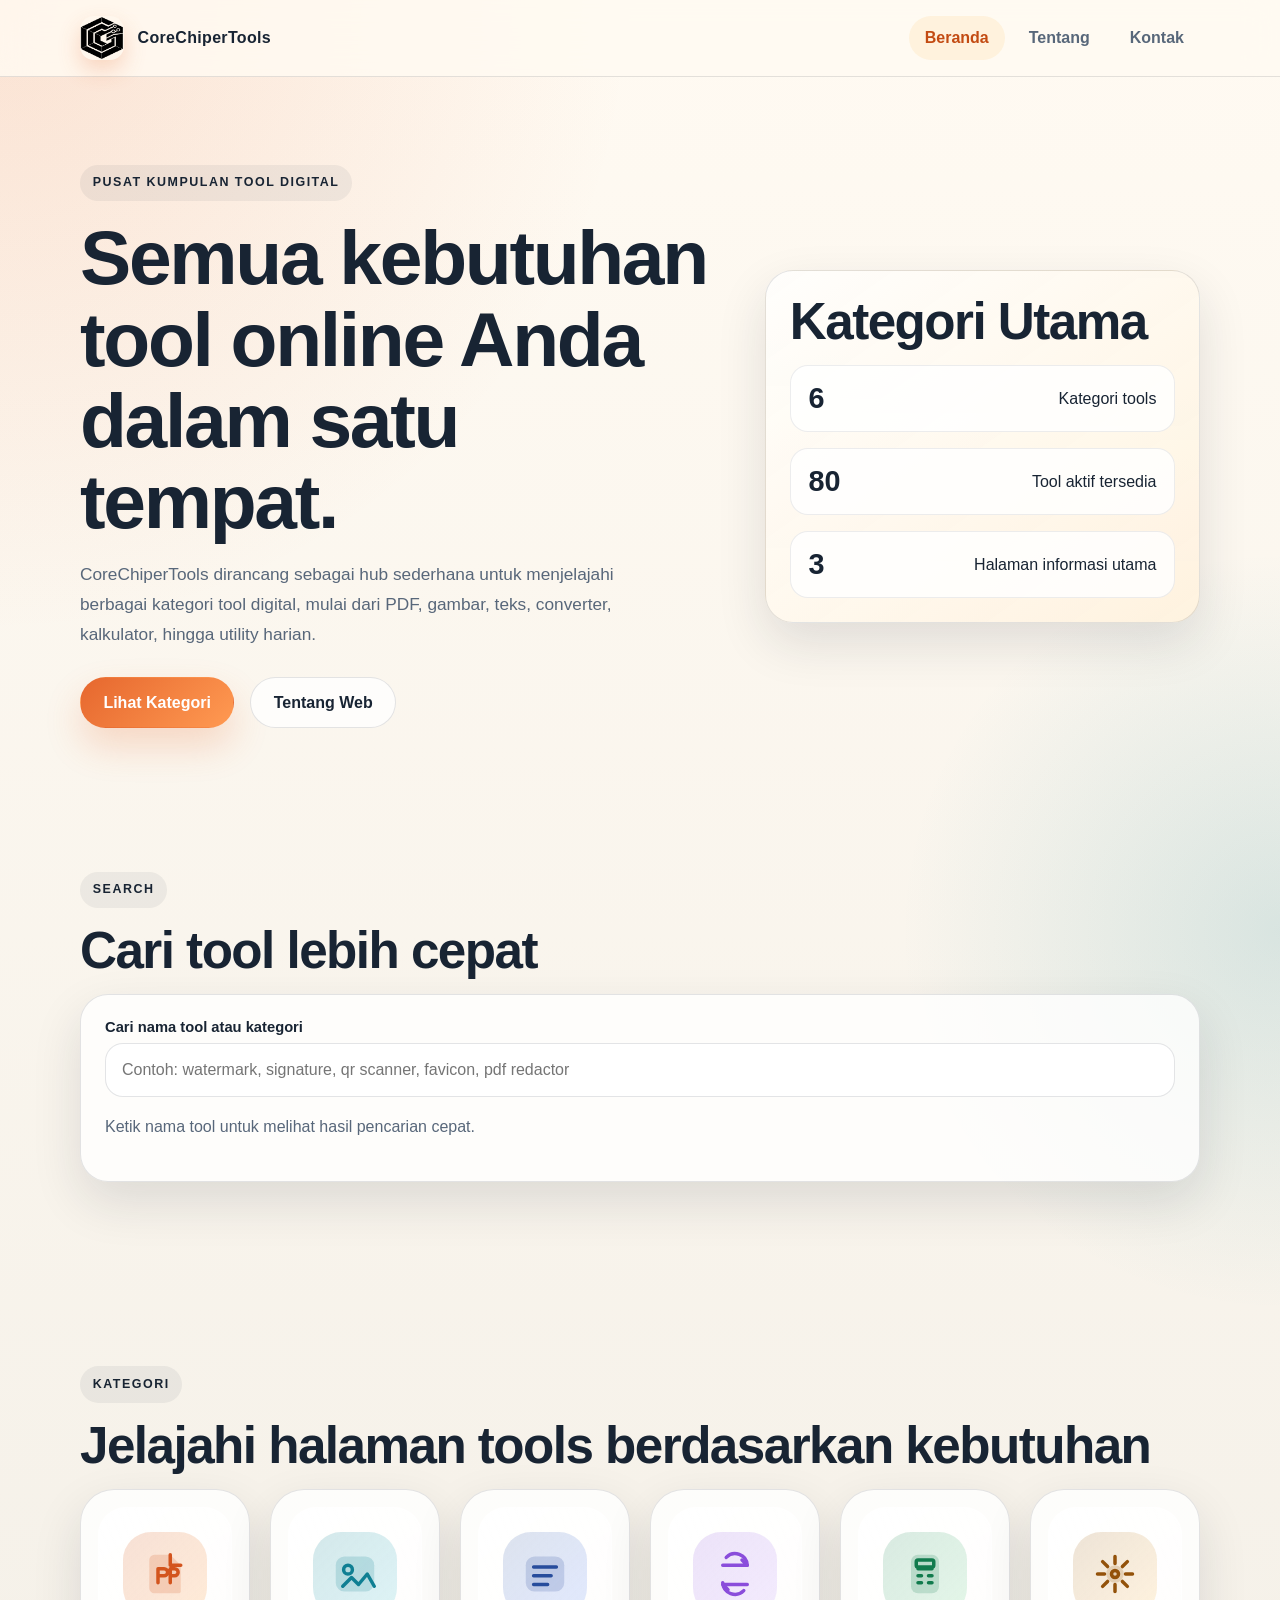
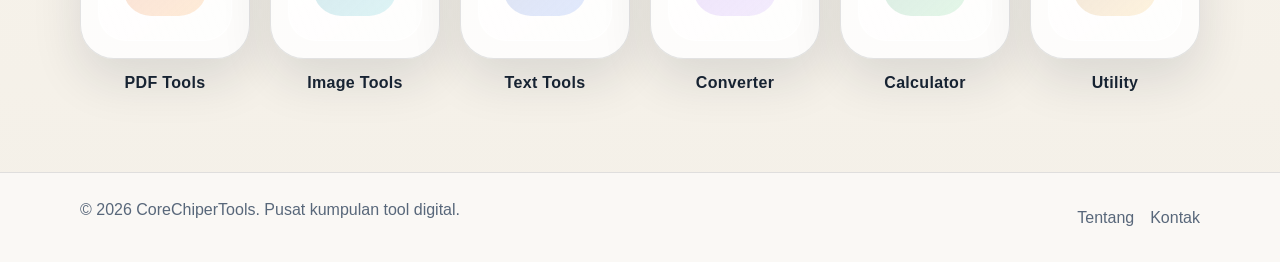
<file: index.html>
<!DOCTYPE html>
<html lang="id">
<head>
  <meta charset="UTF-8">
  <meta name="viewport" content="width=device-width, initial-scale=1.0">
  <title>CoreChiperTools | Pusat Tool Digital</title>
  <meta name="description" content="CoreChiperTools adalah pusat kumpulan tool digital dengan kategori PDF, gambar, teks, converter, kalkulator, dan utility.">
  <link rel="stylesheet" href="assets/css/style.css">
  <link rel="stylesheet" href="assets/css/index.css">
</head>
<body>
  <header class="site-header">
    <div class="container nav-wrap">
      <a class="brand" href="index.html">
        <img src="assets/images/logo.png" alt="Logo CoreChiperTools">
        <span>CoreChiperTools</span>
      </a>
      <button class="nav-toggle" type="button" aria-expanded="false" aria-label="Buka navigasi">Menu</button>
      <nav class="site-nav">
        <a href="index.html" class="active">Beranda</a>
        <a href="about.html">Tentang</a>
        <a href="contact.html">Kontak</a>
      </nav>
    </div>
  </header>

  <main>
    <section class="hero">
      <div class="container hero-grid">
        <div>
          <p class="eyebrow">Pusat Kumpulan Tool Digital</p>
          <h1>Semua kebutuhan tool online Anda dalam satu tempat.</h1>
          <p class="hero-copy">CoreChiperTools dirancang sebagai hub sederhana untuk menjelajahi berbagai kategori tool digital, mulai dari PDF, gambar, teks, converter, kalkulator, hingga utility harian.</p>
          <div class="hero-actions">
            <a class="button button-primary" href="#kategori">Lihat Kategori</a>
            <a class="button button-secondary" href="about.html">Tentang Web</a>
          </div>
        </div>
        <div class="hero-panel">
          <div class="panel-card">
            <h2>Kategori Utama</h2>
            <ul class="stat-list">
              <li><strong>6</strong><span>Kategori tools</span></li>
              <li><strong>80</strong><span>Tool aktif tersedia</span></li>
              <li><strong>3</strong><span>Halaman informasi utama</span></li>
            </ul>
          </div>
        </div>
      </div>
    </section>

    <section class="section">
      <div class="container">
        <div class="section-heading">
          <p class="eyebrow">Search</p>
          <h2>Cari tool lebih cepat</h2>
        </div>
        <div class="global-search-card">
          <label class="search-shell search-shell-large">
            <span>Cari nama tool atau kategori</span>
            <input type="search" id="global-search-input" placeholder="Contoh: watermark, signature, qr scanner, favicon, pdf redactor">
          </label>
          <div id="global-search-results" class="search-results">
            <p class="small-note">Ketik nama tool untuk melihat hasil pencarian cepat.</p>
          </div>
        </div>
      </div>
    </section>

    <section class="section" id="kategori">
      <div class="container">
        <div class="section-heading">
          <p class="eyebrow">Kategori</p>
          <h2>Jelajahi halaman tools berdasarkan kebutuhan</h2>
        </div>
        <div class="icon-grid" aria-label="Kategori utama CoreChiperTools">
          <a class="icon-tile" href="pages/pdf.html" aria-label="PDF Tools" title="PDF Tools">
            <span class="icon-card pdf">
              <span class="icon-shape">
                <svg viewBox="0 0 64 64" aria-hidden="true"><path d="M20 10h18l12 12v30a2 2 0 0 1-2 2H20a6 6 0 0 1-6-6V16a6 6 0 0 1 6-6Z" fill="currentColor" opacity=".18"/><path d="M38 10v12h12" fill="none" stroke="currentColor" stroke-width="4" stroke-linecap="round" stroke-linejoin="round"/><path d="M24 34h7a4 4 0 1 0 0-8h-7v16m0-8h6m8-8h5a4 4 0 0 1 0 8h-5v8m0-16v16" fill="none" stroke="currentColor" stroke-width="4" stroke-linecap="round" stroke-linejoin="round"/></svg>
              </span>
            </span>
            <span class="icon-label">PDF Tools</span>
          </a>
          <a class="icon-tile" href="pages/image.html" aria-label="Image Tools" title="Image Tools">
            <span class="icon-card image">
              <span class="icon-shape">
                <svg viewBox="0 0 64 64" aria-hidden="true"><rect x="10" y="12" width="44" height="40" rx="10" fill="currentColor" opacity=".18"/><circle cx="24" cy="27" r="5" fill="none" stroke="currentColor" stroke-width="4"/><path d="m18 46 10-10 8 8 10-12 8 14" fill="none" stroke="currentColor" stroke-width="4" stroke-linecap="round" stroke-linejoin="round"/></svg>
              </span>
            </span>
            <span class="icon-label">Image Tools</span>
          </a>
          <a class="icon-tile" href="pages/text.html" aria-label="Text Tools" title="Text Tools">
            <span class="icon-card text">
              <span class="icon-shape">
                <svg viewBox="0 0 64 64" aria-hidden="true"><rect x="10" y="12" width="44" height="40" rx="10" fill="currentColor" opacity=".18"/><path d="M19 24h26M19 34h20M19 44h16" fill="none" stroke="currentColor" stroke-width="4" stroke-linecap="round"/></svg>
              </span>
            </span>
            <span class="icon-label">Text Tools</span>
          </a>
          <a class="icon-tile" href="pages/converter.html" aria-label="Converter Tools" title="Converter Tools">
            <span class="icon-card converter">
              <span class="icon-shape">
                <svg viewBox="0 0 64 64" aria-hidden="true"><path d="M18 22h28l-6-6m6 28H18l6 6" fill="none" stroke="currentColor" stroke-width="4" stroke-linecap="round" stroke-linejoin="round"/><path d="M46 22a14 14 0 0 0-24-9m-4 29a14 14 0 0 0 24 9" fill="none" stroke="currentColor" stroke-width="4" stroke-linecap="round"/></svg>
              </span>
            </span>
            <span class="icon-label">Converter</span>
          </a>
          <a class="icon-tile" href="pages/calculator.html" aria-label="Calculator Tools" title="Calculator Tools">
            <span class="icon-card calculator">
              <span class="icon-shape">
                <svg viewBox="0 0 64 64" aria-hidden="true"><rect x="16" y="10" width="32" height="44" rx="8" fill="currentColor" opacity=".18"/><rect x="22" y="16" width="20" height="8" rx="2" fill="none" stroke="currentColor" stroke-width="4"/><path d="M24 34h4m8 0h4m-16 8h4m8 0h4m-16-16h16" fill="none" stroke="currentColor" stroke-width="4" stroke-linecap="round"/></svg>
              </span>
            </span>
            <span class="icon-label">Calculator</span>
          </a>
          <a class="icon-tile" href="pages/utility.html" aria-label="Utility Tools" title="Utility Tools">
            <span class="icon-card utility">
              <span class="icon-shape">
                <svg viewBox="0 0 64 64" aria-hidden="true"><path d="M32 12v8m0 24v8m20-20h-8M20 32h-8m34.14-14.14-5.66 5.66M23.52 40.48l-5.66 5.66m0-28.28 5.66 5.66m16.96 16.96 5.66 5.66" fill="none" stroke="currentColor" stroke-width="4" stroke-linecap="round"/><circle cx="32" cy="32" r="10" fill="currentColor" opacity=".18"/><circle cx="32" cy="32" r="4" fill="none" stroke="currentColor" stroke-width="4"/></svg>
              </span>
            </span>
            <span class="icon-label">Utility</span>
          </a>
        </div>
      </div>
    </section>
  </main>

  <footer class="site-footer">
    <div class="container footer-wrap">
      <p>&copy; <span id="year"></span> CoreChiperTools. Pusat kumpulan tool digital.</p>
      <div class="footer-links">
        <a href="about.html">Tentang</a>
        <a href="contact.html">Kontak</a>
      </div>
    </div>
  </footer>

  <script src="assets/js/main.js"></script>
</body>
</html>
</file>
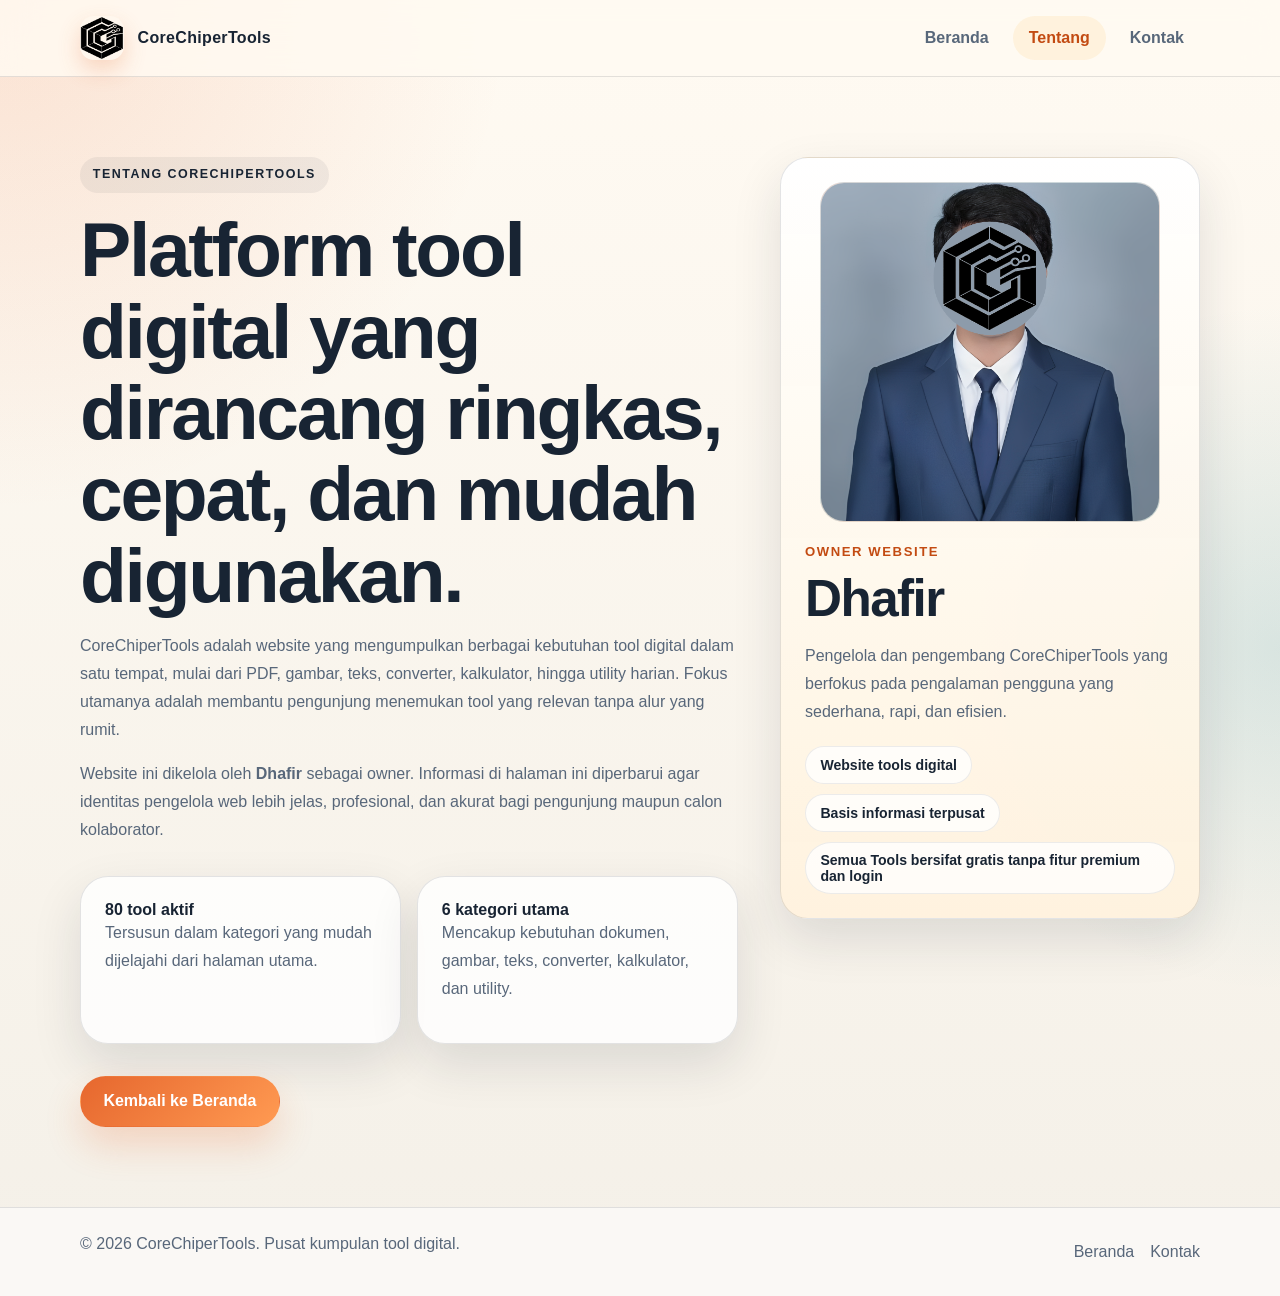
<file: about.html>
<!DOCTYPE html>
<html lang="id">
<head>
  <meta charset="UTF-8">
  <meta name="viewport" content="width=device-width, initial-scale=1.0">
  <title>Tentang | CoreChiperTools</title>
  <meta name="description" content="Tentang CoreChiperTools sebagai pusat kumpulan tool digital.">
  <link rel="stylesheet" href="assets/css/style.css">
</head>
<body>
  <header class="site-header">
    <div class="container nav-wrap">
      <a class="brand" href="index.html">
        <img src="assets/images/logo.png" alt="Logo CoreChiperTools">
        <span>CoreChiperTools</span>
      </a>
      <button class="nav-toggle" type="button" aria-expanded="false" aria-label="Buka navigasi">Menu</button>
      <nav class="site-nav">
        <a href="index.html">Beranda</a>
        <a href="about.html" class="active">Tentang</a>
        <a href="contact.html">Kontak</a>
      </nav>
    </div>
  </header>

  <main class="section">
    <div class="container">
      <div class="about-shell">
        <div class="about-copy">
          <p class="eyebrow">Tentang CoreChiperTools</p>
          <h1>Platform tool digital yang dirancang ringkas, cepat, dan mudah digunakan.</h1>
          <p>CoreChiperTools adalah website yang mengumpulkan berbagai kebutuhan tool digital dalam satu tempat, mulai dari PDF, gambar, teks, converter, kalkulator, hingga utility harian. Fokus utamanya adalah membantu pengunjung menemukan tool yang relevan tanpa alur yang rumit.</p>
          <p>Website ini dikelola oleh <strong>Dhafir</strong> sebagai owner. Informasi di halaman ini diperbarui agar identitas pengelola web lebih jelas, profesional, dan akurat bagi pengunjung maupun calon kolaborator.</p>
          <div class="about-highlights">
            <div class="info-card">
              <strong>80 tool aktif</strong>
              <p>Tersusun dalam kategori yang mudah dijelajahi dari halaman utama.</p>
            </div>
            <div class="info-card">
              <strong>6 kategori utama</strong>
              <p>Mencakup kebutuhan dokumen, gambar, teks, converter, kalkulator, dan utility.</p>
            </div>
          </div>
          <a class="button button-primary" href="index.html">Kembali ke Beranda</a>
        </div>
        <aside class="owner-card">
          <div class="owner-photo-wrap">
            <img class="owner-photo" src="assets/images/owner.png" alt="Foto owner CoreChiperTools, Dhafir">
          </div>
          <p class="owner-label">Owner Website</p>
          <h2>Dhafir</h2>
          <p>Pengelola dan pengembang CoreChiperTools yang berfokus pada pengalaman pengguna yang sederhana, rapi, dan efisien.</p>
          <div class="owner-meta">
            <span>Website tools digital</span>
            <span>Basis informasi terpusat</span>
            <span>Semua Tools bersifat gratis tanpa fitur premium dan login</span>
          </div>
        </aside>
      </div>
    </div>
  </main>

  <footer class="site-footer">
    <div class="container footer-wrap">
      <p>&copy; <span id="year"></span> CoreChiperTools. Pusat kumpulan tool digital.</p>
      <div class="footer-links">
        <a href="index.html">Beranda</a>
        <a href="contact.html">Kontak</a>
      </div>
    </div>
  </footer>

  <script src="assets/js/main.js"></script>
</body>
</html>
</file>
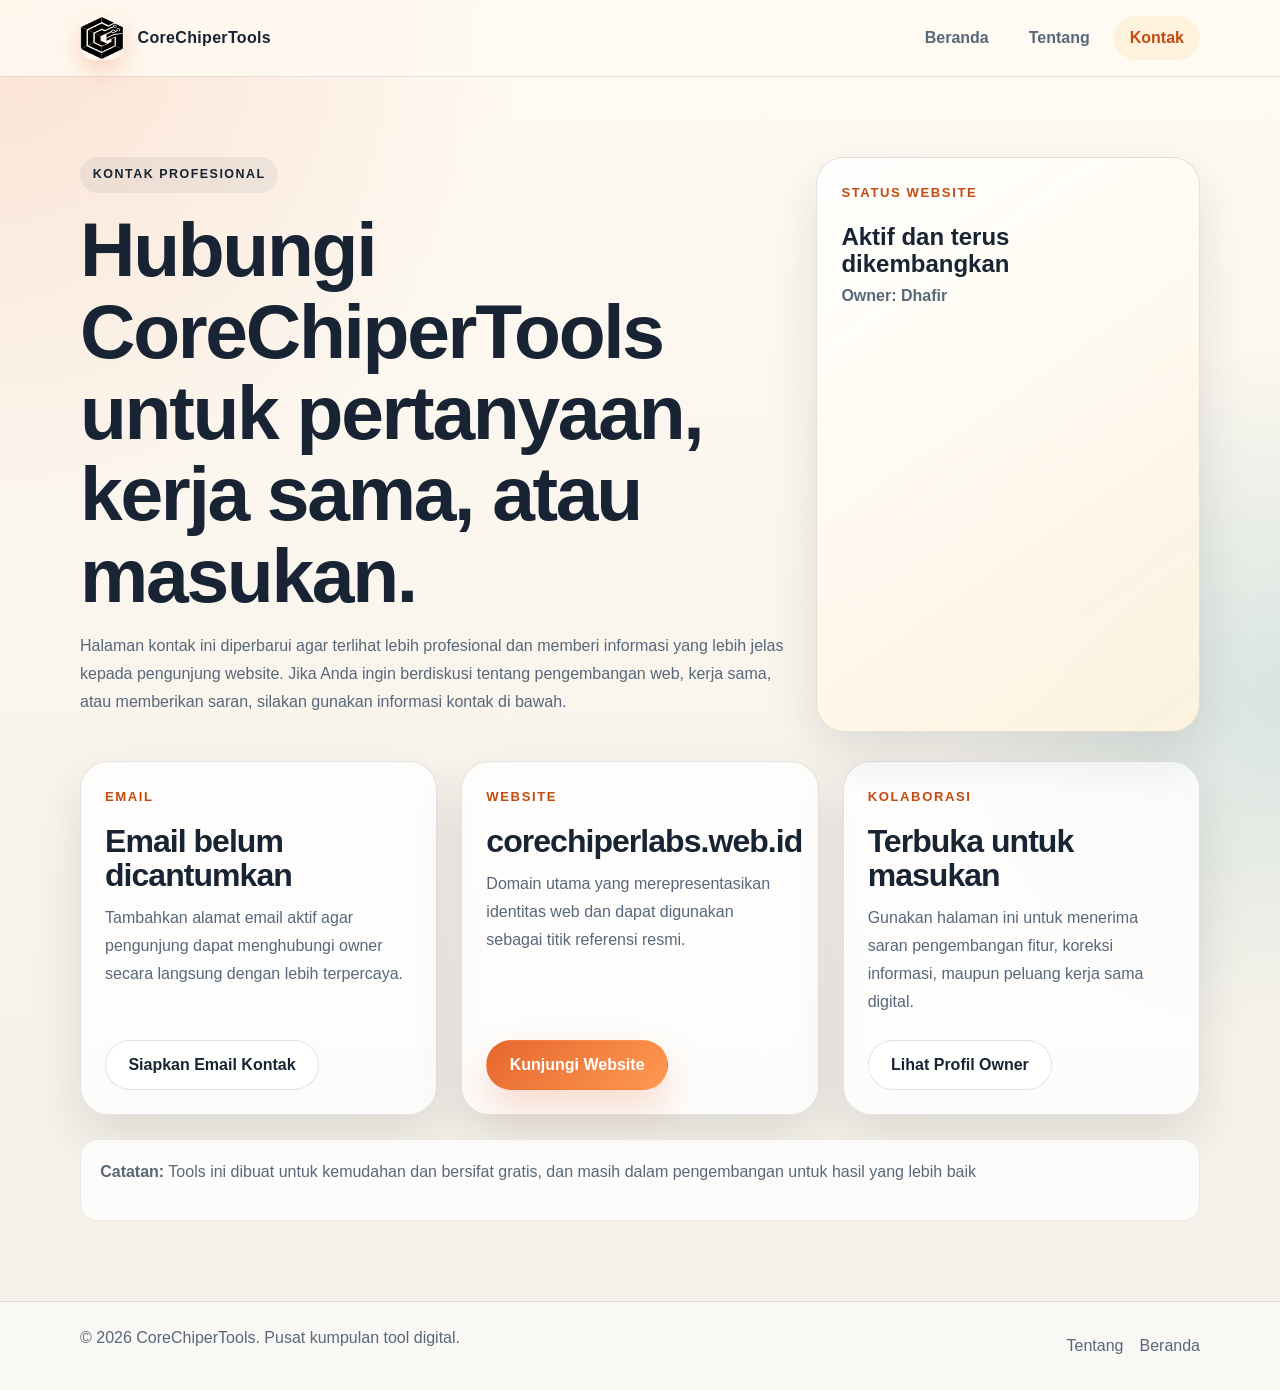
<file: contact.html>
<!DOCTYPE html>
<html lang="id">
<head>
  <meta charset="UTF-8">
  <meta name="viewport" content="width=device-width, initial-scale=1.0">
  <title>Kontak | CoreChiperTools</title>
  <meta name="description" content="Halaman kontak CoreChiperTools.">
  <link rel="stylesheet" href="assets/css/style.css">
</head>
<body>
  <header class="site-header">
    <div class="container nav-wrap">
      <a class="brand" href="index.html">
        <img src="assets/images/logo.png" alt="Logo CoreChiperTools">
        <span>CoreChiperTools</span>
      </a>
      <button class="nav-toggle" type="button" aria-expanded="false" aria-label="Buka navigasi">Menu</button>
      <nav class="site-nav">
        <a href="index.html">Beranda</a>
        <a href="about.html">Tentang</a>
        <a href="contact.html" class="active">Kontak</a>
      </nav>
    </div>
  </header>

  <main class="section">
    <div class="container">
      <div class="contact-hero">
        <div>
          <p class="eyebrow">Kontak Profesional</p>
          <h1>Hubungi CoreChiperTools untuk pertanyaan, kerja sama, atau masukan.</h1>
          <p>Halaman kontak ini diperbarui agar terlihat lebih profesional dan memberi informasi yang lebih jelas kepada pengunjung website. Jika Anda ingin berdiskusi tentang pengembangan web, kerja sama, atau memberikan saran, silakan gunakan informasi kontak di bawah.</p>
        </div>
        <div class="contact-status-card">
          <p class="contact-status-label">Status Website</p>
          <strong>Aktif dan terus dikembangkan</strong>
          <span>Owner: Dhafir</span>
        </div>
      </div>

      <div class="contact-grid">
        <section class="info-card contact-card">
          <p class="contact-card-label">Email</p>
          <h2>Email belum dicantumkan</h2>
          <p>Tambahkan alamat email aktif agar pengunjung dapat menghubungi owner secara langsung dengan lebih terpercaya.</p>
          <a class="button button-secondary" href="mailto:">Siapkan Email Kontak</a>
        </section>

        <section class="info-card contact-card">
          <p class="contact-card-label">Website</p>
          <h2>corechiperlabs.web.id</h2>
          <p>Domain utama yang merepresentasikan identitas web dan dapat digunakan sebagai titik referensi resmi.</p>
          <a class="button button-primary" href="https://corechiperlabs.web.id" target="_blank" rel="noreferrer">Kunjungi Website</a>
        </section>

        <section class="info-card contact-card">
          <p class="contact-card-label">Kolaborasi</p>
          <h2>Terbuka untuk masukan</h2>
          <p>Gunakan halaman ini untuk menerima saran pengembangan fitur, koreksi informasi, maupun peluang kerja sama digital.</p>
          <a class="button button-secondary" href="about.html">Lihat Profil Owner</a>
        </section>
      </div>

      <div class="contact-note">
        <p><strong>Catatan:</strong> Tools ini dibuat untuk kemudahan dan bersifat gratis, dan masih dalam pengembangan untuk hasil yang lebih baik</p>
      </div>
    </div>
  </main>

  <footer class="site-footer">
    <div class="container footer-wrap">
      <p>&copy; <span id="year"></span> CoreChiperTools. Pusat kumpulan tool digital.</p>
      <div class="footer-links">
        <a href="about.html">Tentang</a>
        <a href="index.html">Beranda</a>
      </div>
    </div>
  </footer>

  <script src="assets/js/main.js"></script>
</body>
</html>
</file>
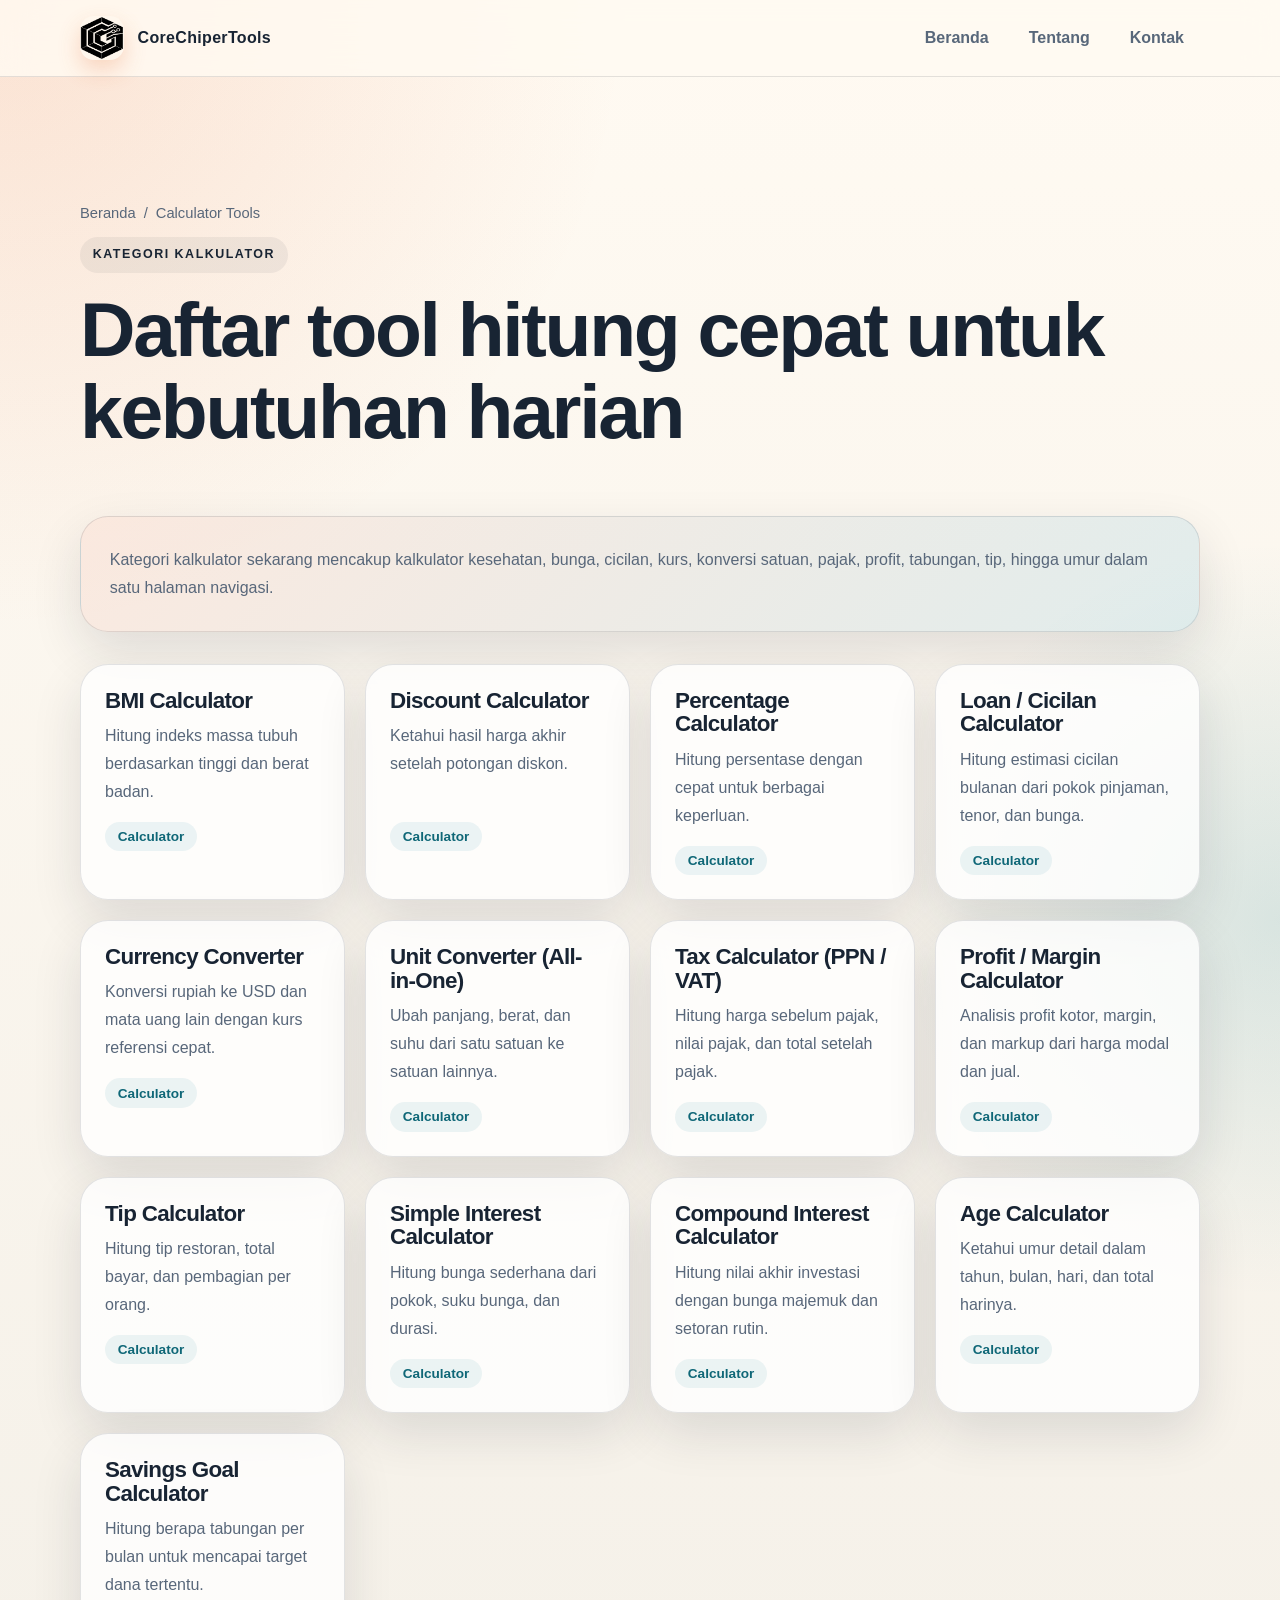
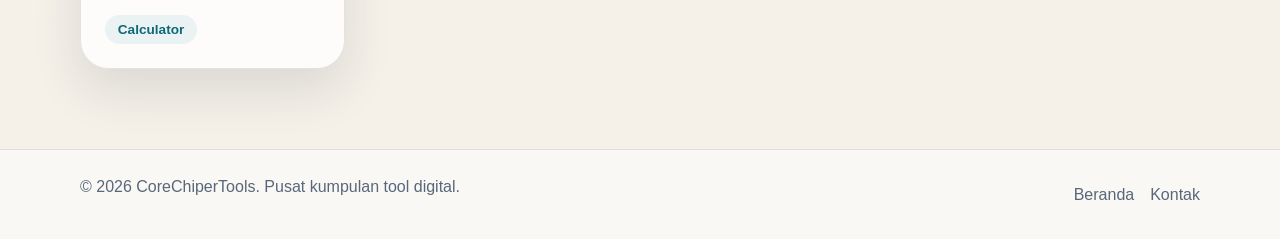
<file: pages/calculator.html>
<!DOCTYPE html>
<html lang="id">
<head>
  <meta charset="UTF-8">
  <meta name="viewport" content="width=device-width, initial-scale=1.0">
  <title>Calculator Tools | CoreChiperTools</title>
  <link rel="stylesheet" href="../assets/css/style.css">
  <link rel="stylesheet" href="../assets/css/pdf.css">
</head>
<body>
  <header class="site-header">
    <div class="container nav-wrap">
      <a class="brand" href="../index.html"><img src="../assets/images/logo.png" alt="Logo CoreChiperTools"><span>CoreChiperTools</span></a>
      <button class="nav-toggle" type="button" aria-expanded="false" aria-label="Buka navigasi">Menu</button>
      <nav class="site-nav"><a href="../index.html">Beranda</a><a href="../about.html">Tentang</a><a href="../contact.html">Kontak</a></nav>
    </div>
  </header>
  <main class="section"><div class="container"><div class="page-header"><div class="breadcrumbs"><a href="../index.html">Beranda</a><span>/</span><span>Calculator Tools</span></div><p class="eyebrow">Kategori Kalkulator</p><h1>Daftar tool hitung cepat untuk kebutuhan harian</h1></div><div class="category-banner"><p>Kategori kalkulator sekarang mencakup kalkulator kesehatan, bunga, cicilan, kurs, konversi satuan, pajak, profit, tabungan, tip, hingga umur dalam satu halaman navigasi.</p></div><div class="tool-grid"><a class="tool-card" href="../tools/calculator/bmi.html"><h3>BMI Calculator</h3><p>Hitung indeks massa tubuh berdasarkan tinggi dan berat badan.</p><span class="tool-meta">Calculator</span></a><a class="tool-card" href="../tools/calculator/discount.html"><h3>Discount Calculator</h3><p>Ketahui hasil harga akhir setelah potongan diskon.</p><span class="tool-meta">Calculator</span></a><a class="tool-card" href="../tools/calculator/percentage.html"><h3>Percentage Calculator</h3><p>Hitung persentase dengan cepat untuk berbagai keperluan.</p><span class="tool-meta">Calculator</span></a><a class="tool-card" href="../tools/calculator/loan-cicilan.html"><h3>Loan / Cicilan Calculator</h3><p>Hitung estimasi cicilan bulanan dari pokok pinjaman, tenor, dan bunga.</p><span class="tool-meta">Calculator</span></a><a class="tool-card" href="../tools/calculator/currency-converter.html"><h3>Currency Converter</h3><p>Konversi rupiah ke USD dan mata uang lain dengan kurs referensi cepat.</p><span class="tool-meta">Calculator</span></a><a class="tool-card" href="../tools/calculator/unit-converter.html"><h3>Unit Converter (All-in-One)</h3><p>Ubah panjang, berat, dan suhu dari satu satuan ke satuan lainnya.</p><span class="tool-meta">Calculator</span></a><a class="tool-card" href="../tools/calculator/tax-calculator.html"><h3>Tax Calculator (PPN / VAT)</h3><p>Hitung harga sebelum pajak, nilai pajak, dan total setelah pajak.</p><span class="tool-meta">Calculator</span></a><a class="tool-card" href="../tools/calculator/profit-margin.html"><h3>Profit / Margin Calculator</h3><p>Analisis profit kotor, margin, dan markup dari harga modal dan jual.</p><span class="tool-meta">Calculator</span></a><a class="tool-card" href="../tools/calculator/tip-calculator.html"><h3>Tip Calculator</h3><p>Hitung tip restoran, total bayar, dan pembagian per orang.</p><span class="tool-meta">Calculator</span></a><a class="tool-card" href="../tools/calculator/simple-interest.html"><h3>Simple Interest Calculator</h3><p>Hitung bunga sederhana dari pokok, suku bunga, dan durasi.</p><span class="tool-meta">Calculator</span></a><a class="tool-card" href="../tools/calculator/compound-interest.html"><h3>Compound Interest Calculator</h3><p>Hitung nilai akhir investasi dengan bunga majemuk dan setoran rutin.</p><span class="tool-meta">Calculator</span></a><a class="tool-card" href="../tools/calculator/age-calculator.html"><h3>Age Calculator</h3><p>Ketahui umur detail dalam tahun, bulan, hari, dan total harinya.</p><span class="tool-meta">Calculator</span></a><a class="tool-card" href="../tools/calculator/savings-goal.html"><h3>Savings Goal Calculator</h3><p>Hitung berapa tabungan per bulan untuk mencapai target dana tertentu.</p><span class="tool-meta">Calculator</span></a></div></div></main>
  <footer class="site-footer"><div class="container footer-wrap"><p>&copy; <span id="year"></span> CoreChiperTools. Pusat kumpulan tool digital.</p><div class="footer-links"><a href="../index.html">Beranda</a><a href="../contact.html">Kontak</a></div></div></footer>
  <script src="../assets/js/main.js"></script><script src="../assets/js/pdf.js"></script>
</body>
</html>
</file>
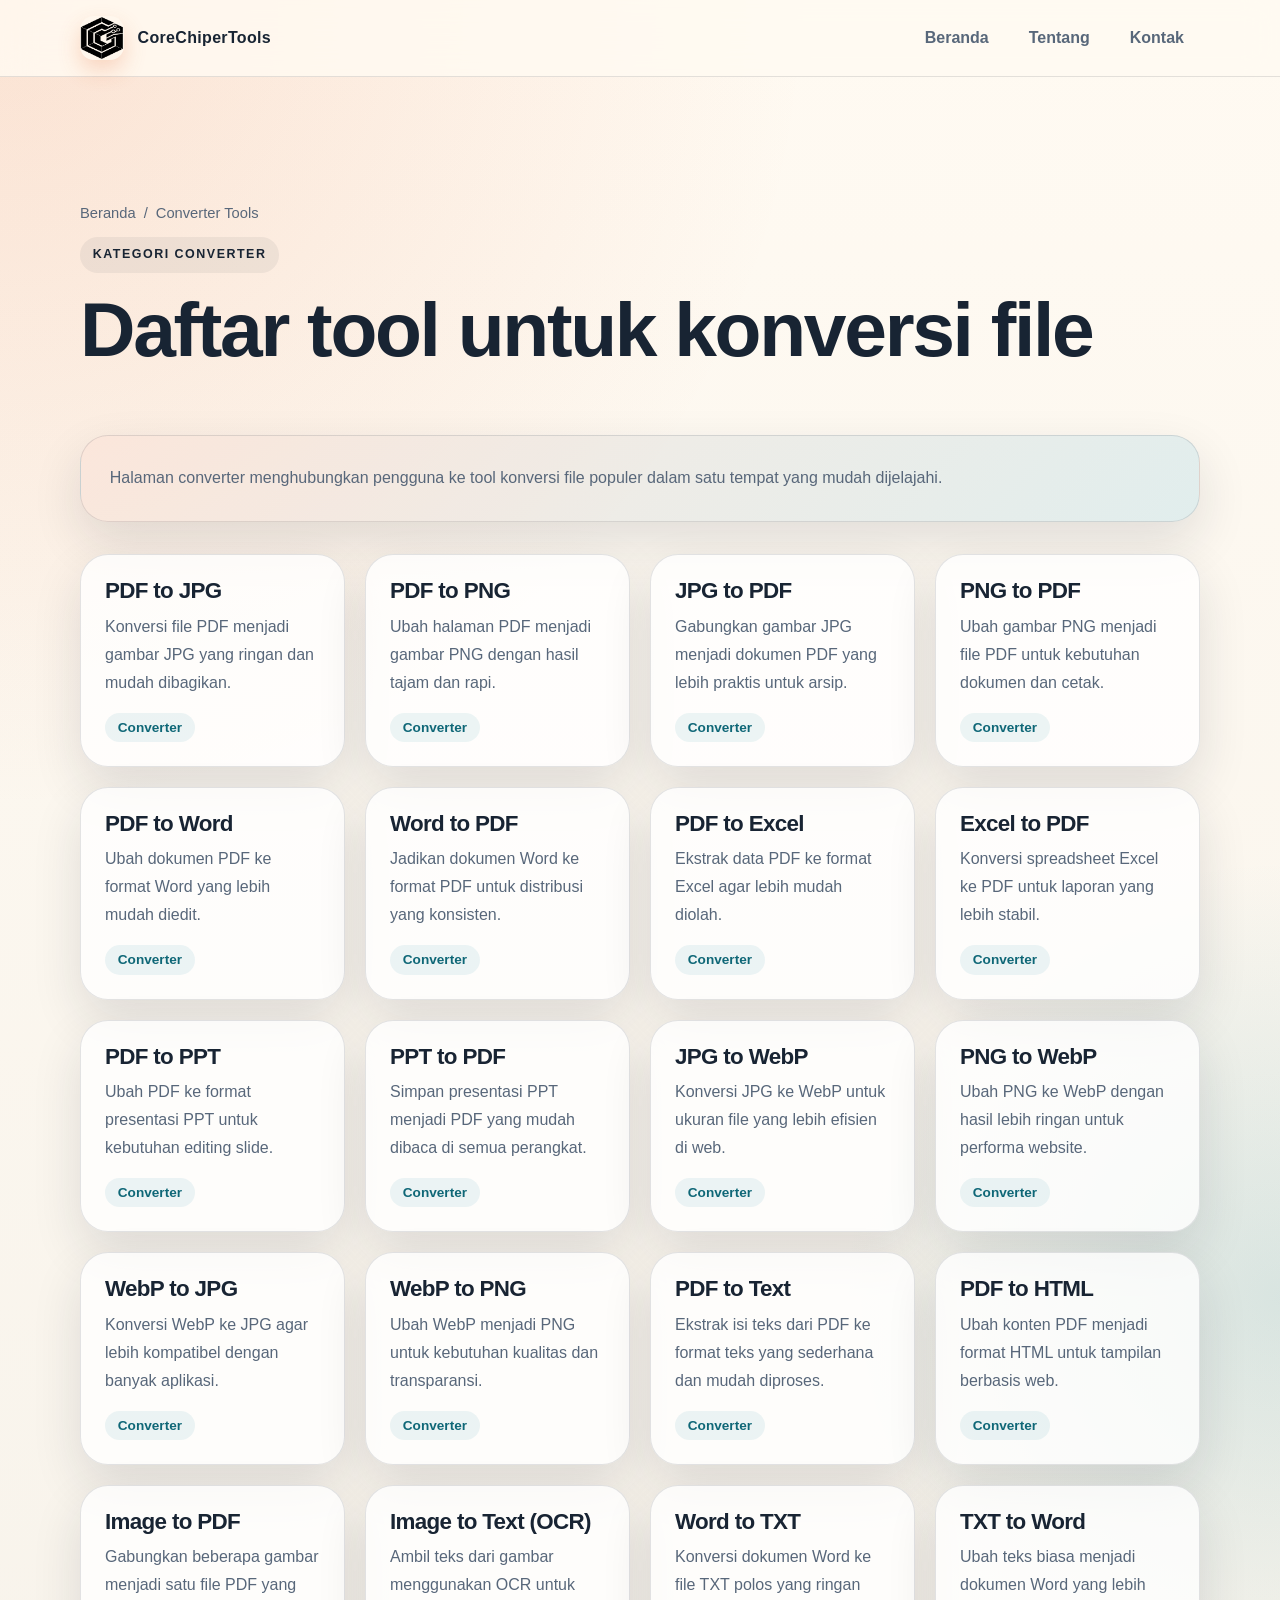
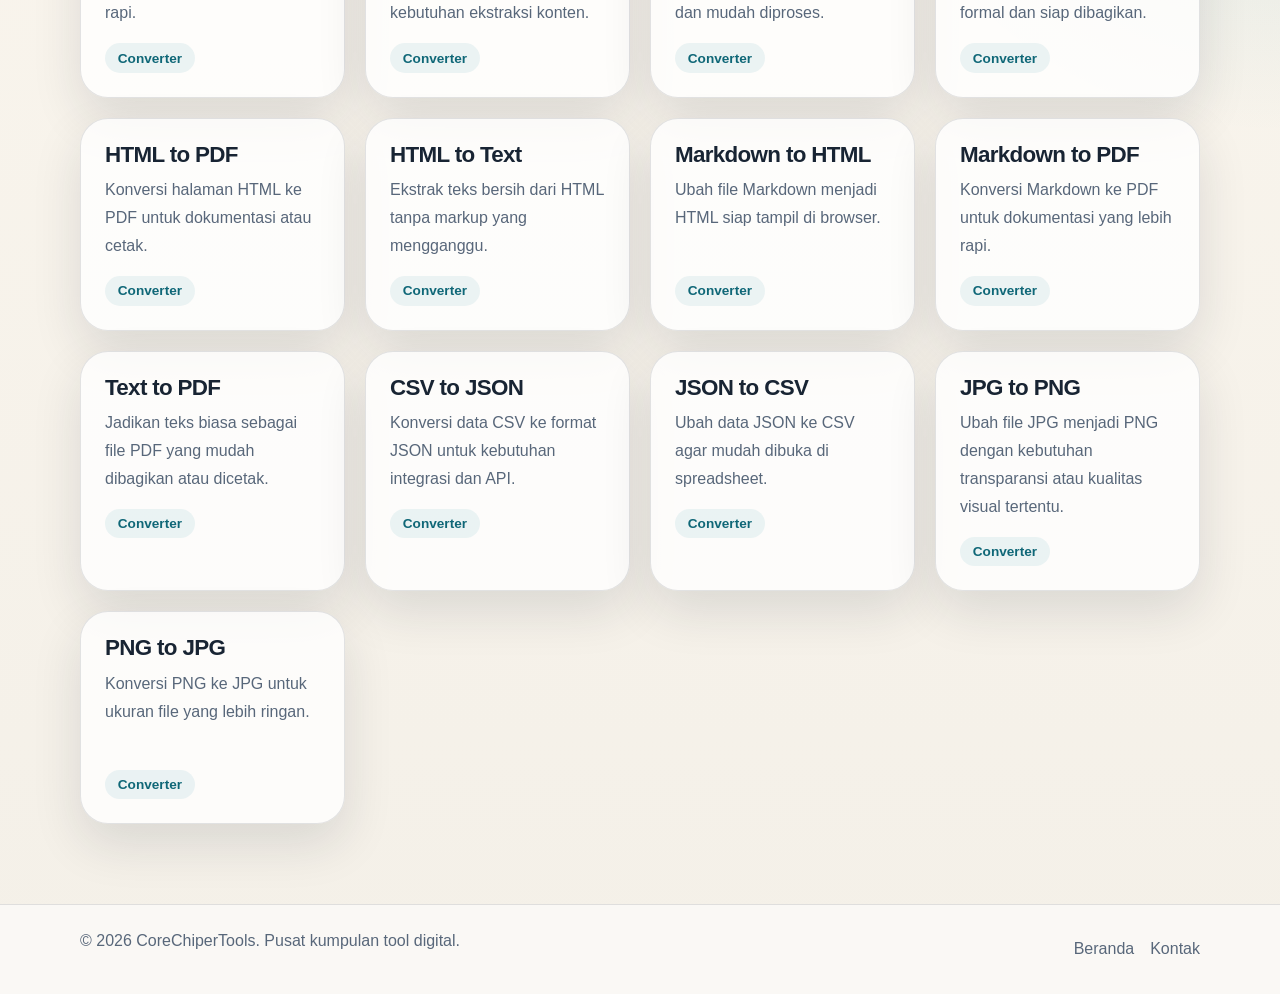
<file: pages/converter.html>
<!DOCTYPE html>
<html lang="id">
<head>
  <meta charset="UTF-8">
  <meta name="viewport" content="width=device-width, initial-scale=1.0">
  <title>Converter Tools | CoreChiperTools</title>
  <link rel="stylesheet" href="../assets/css/style.css">
  <link rel="stylesheet" href="../assets/css/pdf.css">
</head>
<body>
  <header class="site-header">
    <div class="container nav-wrap">
      <a class="brand" href="../index.html"><img src="../assets/images/logo.png" alt="Logo CoreChiperTools"><span>CoreChiperTools</span></a>
      <button class="nav-toggle" type="button" aria-expanded="false" aria-label="Buka navigasi">Menu</button>
      <nav class="site-nav"><a href="../index.html">Beranda</a><a href="../about.html">Tentang</a><a href="../contact.html">Kontak</a></nav>
    </div>
  </header>
  <main class="section"><div class="container"><div class="page-header"><div class="breadcrumbs"><a href="../index.html">Beranda</a><span>/</span><span>Converter Tools</span></div><p class="eyebrow">Kategori Converter</p><h1>Daftar tool untuk konversi file</h1></div><div class="category-banner"><p>Halaman converter menghubungkan pengguna ke tool konversi file populer dalam satu tempat yang mudah dijelajahi.</p></div><div class="tool-grid"><a class="tool-card" href="../tools/converter/pdf-to-jpg.html"><h3>PDF to JPG</h3><p>Konversi file PDF menjadi gambar JPG yang ringan dan mudah dibagikan.</p><span class="tool-meta">Converter</span></a><a class="tool-card" href="../tools/converter/pdf-to-png.html"><h3>PDF to PNG</h3><p>Ubah halaman PDF menjadi gambar PNG dengan hasil tajam dan rapi.</p><span class="tool-meta">Converter</span></a><a class="tool-card" href="../tools/converter/jpg-to-pdf.html"><h3>JPG to PDF</h3><p>Gabungkan gambar JPG menjadi dokumen PDF yang lebih praktis untuk arsip.</p><span class="tool-meta">Converter</span></a><a class="tool-card" href="../tools/converter/png-to-pdf.html"><h3>PNG to PDF</h3><p>Ubah gambar PNG menjadi file PDF untuk kebutuhan dokumen dan cetak.</p><span class="tool-meta">Converter</span></a><a class="tool-card" href="../tools/converter/pdf-to-word.html"><h3>PDF to Word</h3><p>Ubah dokumen PDF ke format Word yang lebih mudah diedit.</p><span class="tool-meta">Converter</span></a><a class="tool-card" href="../tools/converter/word-to-pdf.html"><h3>Word to PDF</h3><p>Jadikan dokumen Word ke format PDF untuk distribusi yang konsisten.</p><span class="tool-meta">Converter</span></a><a class="tool-card" href="../tools/converter/pdf-to-excel.html"><h3>PDF to Excel</h3><p>Ekstrak data PDF ke format Excel agar lebih mudah diolah.</p><span class="tool-meta">Converter</span></a><a class="tool-card" href="../tools/converter/excel-to-pdf.html"><h3>Excel to PDF</h3><p>Konversi spreadsheet Excel ke PDF untuk laporan yang lebih stabil.</p><span class="tool-meta">Converter</span></a><a class="tool-card" href="../tools/converter/pdf-to-ppt.html"><h3>PDF to PPT</h3><p>Ubah PDF ke format presentasi PPT untuk kebutuhan editing slide.</p><span class="tool-meta">Converter</span></a><a class="tool-card" href="../tools/converter/ppt-to-pdf.html"><h3>PPT to PDF</h3><p>Simpan presentasi PPT menjadi PDF yang mudah dibaca di semua perangkat.</p><span class="tool-meta">Converter</span></a><a class="tool-card" href="../tools/converter/jpg-to-webp.html"><h3>JPG to WebP</h3><p>Konversi JPG ke WebP untuk ukuran file yang lebih efisien di web.</p><span class="tool-meta">Converter</span></a><a class="tool-card" href="../tools/converter/png-to-webp.html"><h3>PNG to WebP</h3><p>Ubah PNG ke WebP dengan hasil lebih ringan untuk performa website.</p><span class="tool-meta">Converter</span></a><a class="tool-card" href="../tools/converter/webp-to-jpg.html"><h3>WebP to JPG</h3><p>Konversi WebP ke JPG agar lebih kompatibel dengan banyak aplikasi.</p><span class="tool-meta">Converter</span></a><a class="tool-card" href="../tools/converter/webp-to-png.html"><h3>WebP to PNG</h3><p>Ubah WebP menjadi PNG untuk kebutuhan kualitas dan transparansi.</p><span class="tool-meta">Converter</span></a><a class="tool-card" href="../tools/converter/pdf-to-text.html"><h3>PDF to Text</h3><p>Ekstrak isi teks dari PDF ke format teks yang sederhana dan mudah diproses.</p><span class="tool-meta">Converter</span></a><a class="tool-card" href="../tools/converter/pdf-to-html.html"><h3>PDF to HTML</h3><p>Ubah konten PDF menjadi format HTML untuk tampilan berbasis web.</p><span class="tool-meta">Converter</span></a><a class="tool-card" href="../tools/converter/image-to-pdf.html"><h3>Image to PDF</h3><p>Gabungkan beberapa gambar menjadi satu file PDF yang rapi.</p><span class="tool-meta">Converter</span></a><a class="tool-card" href="../tools/converter/image-to-text-ocr.html"><h3>Image to Text (OCR)</h3><p>Ambil teks dari gambar menggunakan OCR untuk kebutuhan ekstraksi konten.</p><span class="tool-meta">Converter</span></a><a class="tool-card" href="../tools/converter/word-to-txt.html"><h3>Word to TXT</h3><p>Konversi dokumen Word ke file TXT polos yang ringan dan mudah diproses.</p><span class="tool-meta">Converter</span></a><a class="tool-card" href="../tools/converter/txt-to-word.html"><h3>TXT to Word</h3><p>Ubah teks biasa menjadi dokumen Word yang lebih formal dan siap dibagikan.</p><span class="tool-meta">Converter</span></a><a class="tool-card" href="../tools/converter/html-to-pdf.html"><h3>HTML to PDF</h3><p>Konversi halaman HTML ke PDF untuk dokumentasi atau cetak.</p><span class="tool-meta">Converter</span></a><a class="tool-card" href="../tools/converter/html-to-text.html"><h3>HTML to Text</h3><p>Ekstrak teks bersih dari HTML tanpa markup yang mengganggu.</p><span class="tool-meta">Converter</span></a><a class="tool-card" href="../tools/converter/markdown-to-html.html"><h3>Markdown to HTML</h3><p>Ubah file Markdown menjadi HTML siap tampil di browser.</p><span class="tool-meta">Converter</span></a><a class="tool-card" href="../tools/converter/markdown-to-pdf.html"><h3>Markdown to PDF</h3><p>Konversi Markdown ke PDF untuk dokumentasi yang lebih rapi.</p><span class="tool-meta">Converter</span></a><a class="tool-card" href="../tools/converter/text-to-pdf.html"><h3>Text to PDF</h3><p>Jadikan teks biasa sebagai file PDF yang mudah dibagikan atau dicetak.</p><span class="tool-meta">Converter</span></a><a class="tool-card" href="../tools/converter/csv-to-json.html"><h3>CSV to JSON</h3><p>Konversi data CSV ke format JSON untuk kebutuhan integrasi dan API.</p><span class="tool-meta">Converter</span></a><a class="tool-card" href="../tools/converter/json-to-csv.html"><h3>JSON to CSV</h3><p>Ubah data JSON ke CSV agar mudah dibuka di spreadsheet.</p><span class="tool-meta">Converter</span></a><a class="tool-card" href="../tools/converter/jpg-to-png.html"><h3>JPG to PNG</h3><p>Ubah file JPG menjadi PNG dengan kebutuhan transparansi atau kualitas visual tertentu.</p><span class="tool-meta">Converter</span></a><a class="tool-card" href="../tools/converter/png-to-jpg.html"><h3>PNG to JPG</h3><p>Konversi PNG ke JPG untuk ukuran file yang lebih ringan.</p><span class="tool-meta">Converter</span></a></div></div></main>
  <footer class="site-footer"><div class="container footer-wrap"><p>&copy; <span id="year"></span> CoreChiperTools. Pusat kumpulan tool digital.</p><div class="footer-links"><a href="../index.html">Beranda</a><a href="../contact.html">Kontak</a></div></div></footer>
  <script src="../assets/js/main.js"></script><script src="../assets/js/pdf.js"></script>
</body>
</html>
</file>
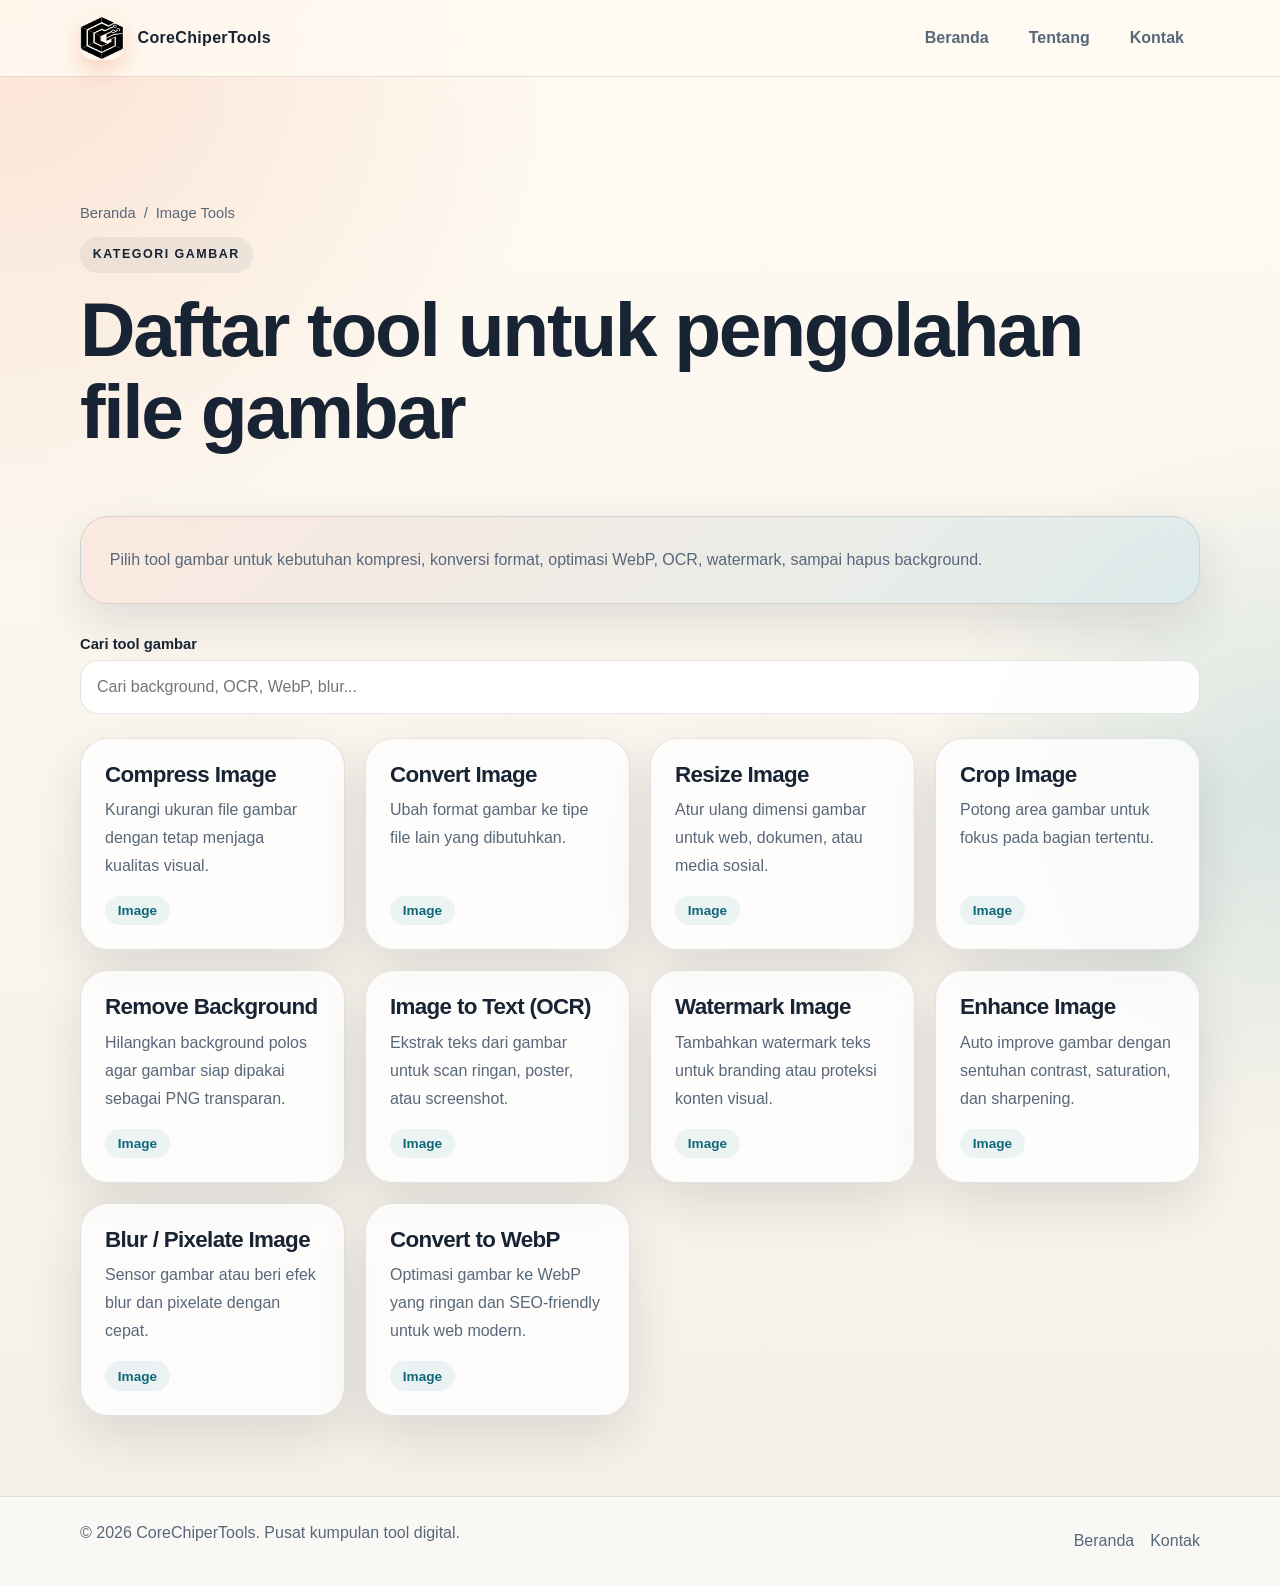
<file: pages/image.html>
<!DOCTYPE html>
<html lang="id">
<head>
  <meta charset="UTF-8">
  <meta name="viewport" content="width=device-width, initial-scale=1.0">
  <title>Image Tools | CoreChiperTools</title>
  <link rel="stylesheet" href="../assets/css/style.css">
  <link rel="stylesheet" href="../assets/css/pdf.css">
</head>
<body>
  <header class="site-header">
    <div class="container nav-wrap">
      <a class="brand" href="../index.html"><img src="../assets/images/logo.png" alt="Logo CoreChiperTools"><span>CoreChiperTools</span></a>
      <button class="nav-toggle" type="button" aria-expanded="false" aria-label="Buka navigasi">Menu</button>
      <nav class="site-nav"><a href="../index.html">Beranda</a><a href="../about.html">Tentang</a><a href="../contact.html">Kontak</a></nav>
    </div>
  </header>
  <main class="section"><div class="container"><div class="page-header"><div class="breadcrumbs"><a href="../index.html">Beranda</a><span>/</span><span>Image Tools</span></div><p class="eyebrow">Kategori Gambar</p><h1>Daftar tool untuk pengolahan file gambar</h1></div><div class="category-banner"><p>Pilih tool gambar untuk kebutuhan kompresi, konversi format, optimasi WebP, OCR, watermark, sampai hapus background.</p></div><div class="category-search"><label class="search-shell"><span>Cari tool gambar</span><input type="search" id="category-search-input" data-filter-target=".tool-card" placeholder="Cari background, OCR, WebP, blur..."></label></div><div class="tool-grid"><a class="tool-card" href="../tools/image/compress-image.html"><h3>Compress Image</h3><p>Kurangi ukuran file gambar dengan tetap menjaga kualitas visual.</p><span class="tool-meta">Image</span></a><a class="tool-card" href="../tools/image/convert-image.html"><h3>Convert Image</h3><p>Ubah format gambar ke tipe file lain yang dibutuhkan.</p><span class="tool-meta">Image</span></a><a class="tool-card" href="../tools/image/resize-image.html"><h3>Resize Image</h3><p>Atur ulang dimensi gambar untuk web, dokumen, atau media sosial.</p><span class="tool-meta">Image</span></a><a class="tool-card" href="../tools/image/crop-image.html"><h3>Crop Image</h3><p>Potong area gambar untuk fokus pada bagian tertentu.</p><span class="tool-meta">Image</span></a><a class="tool-card" href="../tools/image/remove-background.html"><h3>Remove Background</h3><p>Hilangkan background polos agar gambar siap dipakai sebagai PNG transparan.</p><span class="tool-meta">Image</span></a><a class="tool-card" href="../tools/image/image-to-text-ocr.html"><h3>Image to Text (OCR)</h3><p>Ekstrak teks dari gambar untuk scan ringan, poster, atau screenshot.</p><span class="tool-meta">Image</span></a><a class="tool-card" href="../tools/image/watermark-image.html"><h3>Watermark Image</h3><p>Tambahkan watermark teks untuk branding atau proteksi konten visual.</p><span class="tool-meta">Image</span></a><a class="tool-card" href="../tools/image/enhance-image.html"><h3>Enhance Image</h3><p>Auto improve gambar dengan sentuhan contrast, saturation, dan sharpening.</p><span class="tool-meta">Image</span></a><a class="tool-card" href="../tools/image/blur-pixelate-image.html"><h3>Blur / Pixelate Image</h3><p>Sensor gambar atau beri efek blur dan pixelate dengan cepat.</p><span class="tool-meta">Image</span></a><a class="tool-card" href="../tools/image/convert-to-webp.html"><h3>Convert to WebP</h3><p>Optimasi gambar ke WebP yang ringan dan SEO-friendly untuk web modern.</p><span class="tool-meta">Image</span></a></div></div></main>
  <footer class="site-footer"><div class="container footer-wrap"><p>&copy; <span id="year"></span> CoreChiperTools. Pusat kumpulan tool digital.</p><div class="footer-links"><a href="../index.html">Beranda</a><a href="../contact.html">Kontak</a></div></div></footer>
  <script src="../assets/js/main.js"></script><script src="../assets/js/pdf.js"></script>
</body>
</html>
</file>
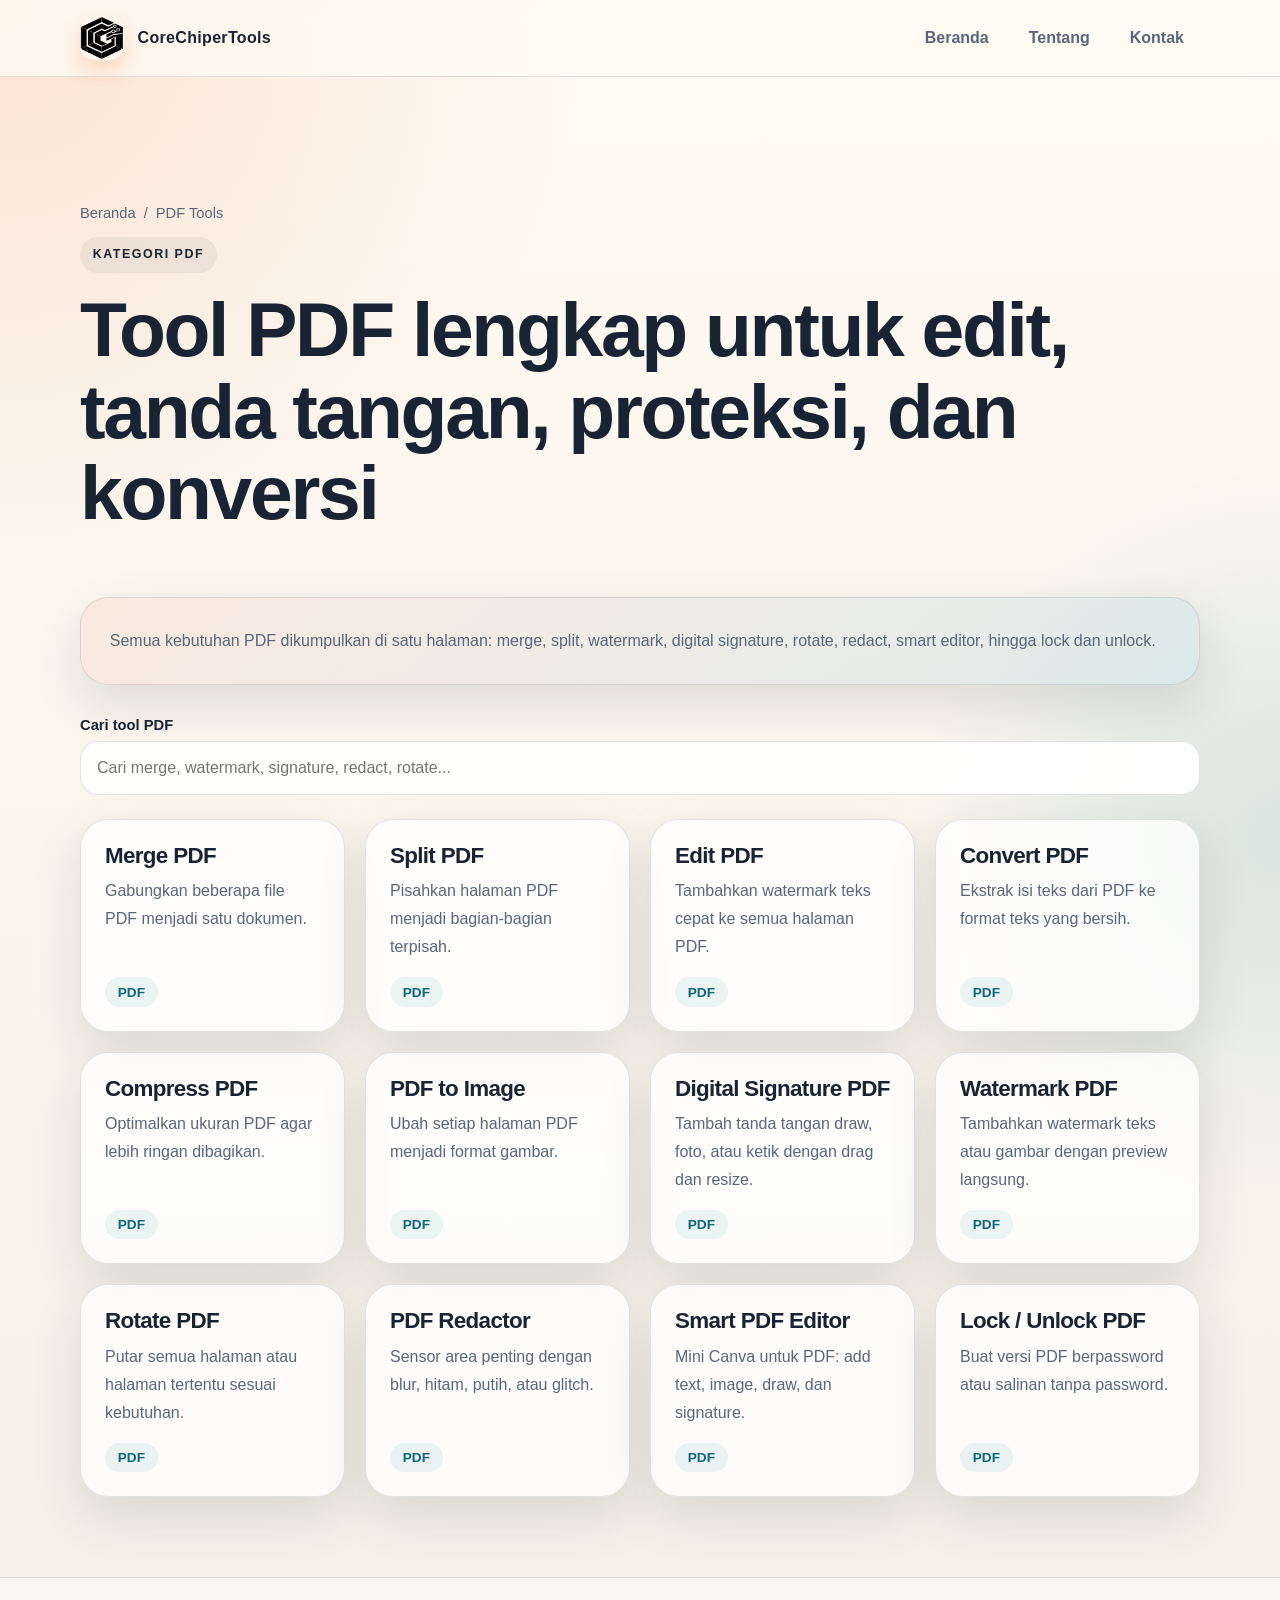
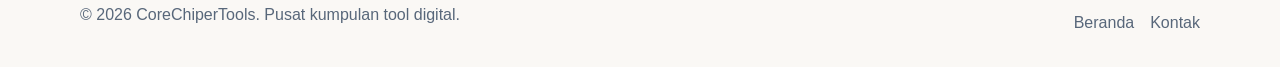
<file: pages/pdf.html>
<!DOCTYPE html>
<html lang="id">
<head>
  <meta charset="UTF-8">
  <meta name="viewport" content="width=device-width, initial-scale=1.0">
  <title>PDF Tools | CoreChiperTools</title>
  <link rel="stylesheet" href="../assets/css/style.css">
  <link rel="stylesheet" href="../assets/css/pdf.css">
</head>
<body>
  <header class="site-header">
    <div class="container nav-wrap">
      <a class="brand" href="../index.html"><img src="../assets/images/logo.png" alt="Logo CoreChiperTools"><span>CoreChiperTools</span></a>
      <button class="nav-toggle" type="button" aria-expanded="false" aria-label="Buka navigasi">Menu</button>
      <nav class="site-nav"><a href="../index.html">Beranda</a><a href="../about.html">Tentang</a><a href="../contact.html">Kontak</a></nav>
    </div>
  </header>
  <main class="section">
    <div class="container">
      <div class="page-header">
        <div class="breadcrumbs"><a href="../index.html">Beranda</a><span>/</span><span>PDF Tools</span></div>
        <p class="eyebrow">Kategori PDF</p>
        <h1>Tool PDF lengkap untuk edit, tanda tangan, proteksi, dan konversi</h1>
      </div>
      <div class="category-banner">
        <p>Semua kebutuhan PDF dikumpulkan di satu halaman: merge, split, watermark, digital signature, rotate, redact, smart editor, hingga lock dan unlock.</p>
      </div>
      <div class="category-search">
        <label class="search-shell">
          <span>Cari tool PDF</span>
          <input type="search" id="category-search-input" data-filter-target=".tool-card" placeholder="Cari merge, watermark, signature, redact, rotate...">
        </label>
      </div>
      <div class="tool-grid">
        <a class="tool-card" href="../tools/pdf/merge-pdf.html"><h3>Merge PDF</h3><p>Gabungkan beberapa file PDF menjadi satu dokumen.</p><span class="tool-meta">PDF</span></a>
        <a class="tool-card" href="../tools/pdf/split-pdf.html"><h3>Split PDF</h3><p>Pisahkan halaman PDF menjadi bagian-bagian terpisah.</p><span class="tool-meta">PDF</span></a>
        <a class="tool-card" href="../tools/pdf/edit-pdf.html"><h3>Edit PDF</h3><p>Tambahkan watermark teks cepat ke semua halaman PDF.</p><span class="tool-meta">PDF</span></a>
        <a class="tool-card" href="../tools/pdf/convert-pdf.html"><h3>Convert PDF</h3><p>Ekstrak isi teks dari PDF ke format teks yang bersih.</p><span class="tool-meta">PDF</span></a>
        <a class="tool-card" href="../tools/pdf/compress-pdf.html"><h3>Compress PDF</h3><p>Optimalkan ukuran PDF agar lebih ringan dibagikan.</p><span class="tool-meta">PDF</span></a>
        <a class="tool-card" href="../tools/pdf/pdf-to-image.html"><h3>PDF to Image</h3><p>Ubah setiap halaman PDF menjadi format gambar.</p><span class="tool-meta">PDF</span></a>
        <a class="tool-card" href="../tools/pdf/digital-signature-pdf.html"><h3>Digital Signature PDF</h3><p>Tambah tanda tangan draw, foto, atau ketik dengan drag dan resize.</p><span class="tool-meta">PDF</span></a>
        <a class="tool-card" href="../tools/pdf/watermark-pdf.html"><h3>Watermark PDF</h3><p>Tambahkan watermark teks atau gambar dengan preview langsung.</p><span class="tool-meta">PDF</span></a>
        <a class="tool-card" href="../tools/pdf/rotate-pdf.html"><h3>Rotate PDF</h3><p>Putar semua halaman atau halaman tertentu sesuai kebutuhan.</p><span class="tool-meta">PDF</span></a>
        <a class="tool-card" href="../tools/pdf/pdf-redactor.html"><h3>PDF Redactor</h3><p>Sensor area penting dengan blur, hitam, putih, atau glitch.</p><span class="tool-meta">PDF</span></a>
        <a class="tool-card" href="../tools/pdf/smart-pdf-editor.html"><h3>Smart PDF Editor</h3><p>Mini Canva untuk PDF: add text, image, draw, dan signature.</p><span class="tool-meta">PDF</span></a>
        <a class="tool-card" href="../tools/pdf/lock-pdf.html"><h3>Lock / Unlock PDF</h3><p>Buat versi PDF berpassword atau salinan tanpa password.</p><span class="tool-meta">PDF</span></a>
      </div>
    </div>
  </main>
  <footer class="site-footer"><div class="container footer-wrap"><p>&copy; <span id="year"></span> CoreChiperTools. Pusat kumpulan tool digital.</p><div class="footer-links"><a href="../index.html">Beranda</a><a href="../contact.html">Kontak</a></div></div></footer>
  <script src="../assets/js/main.js"></script>
  <script src="../assets/js/pdf.js"></script>
</body>
</html>
</file>
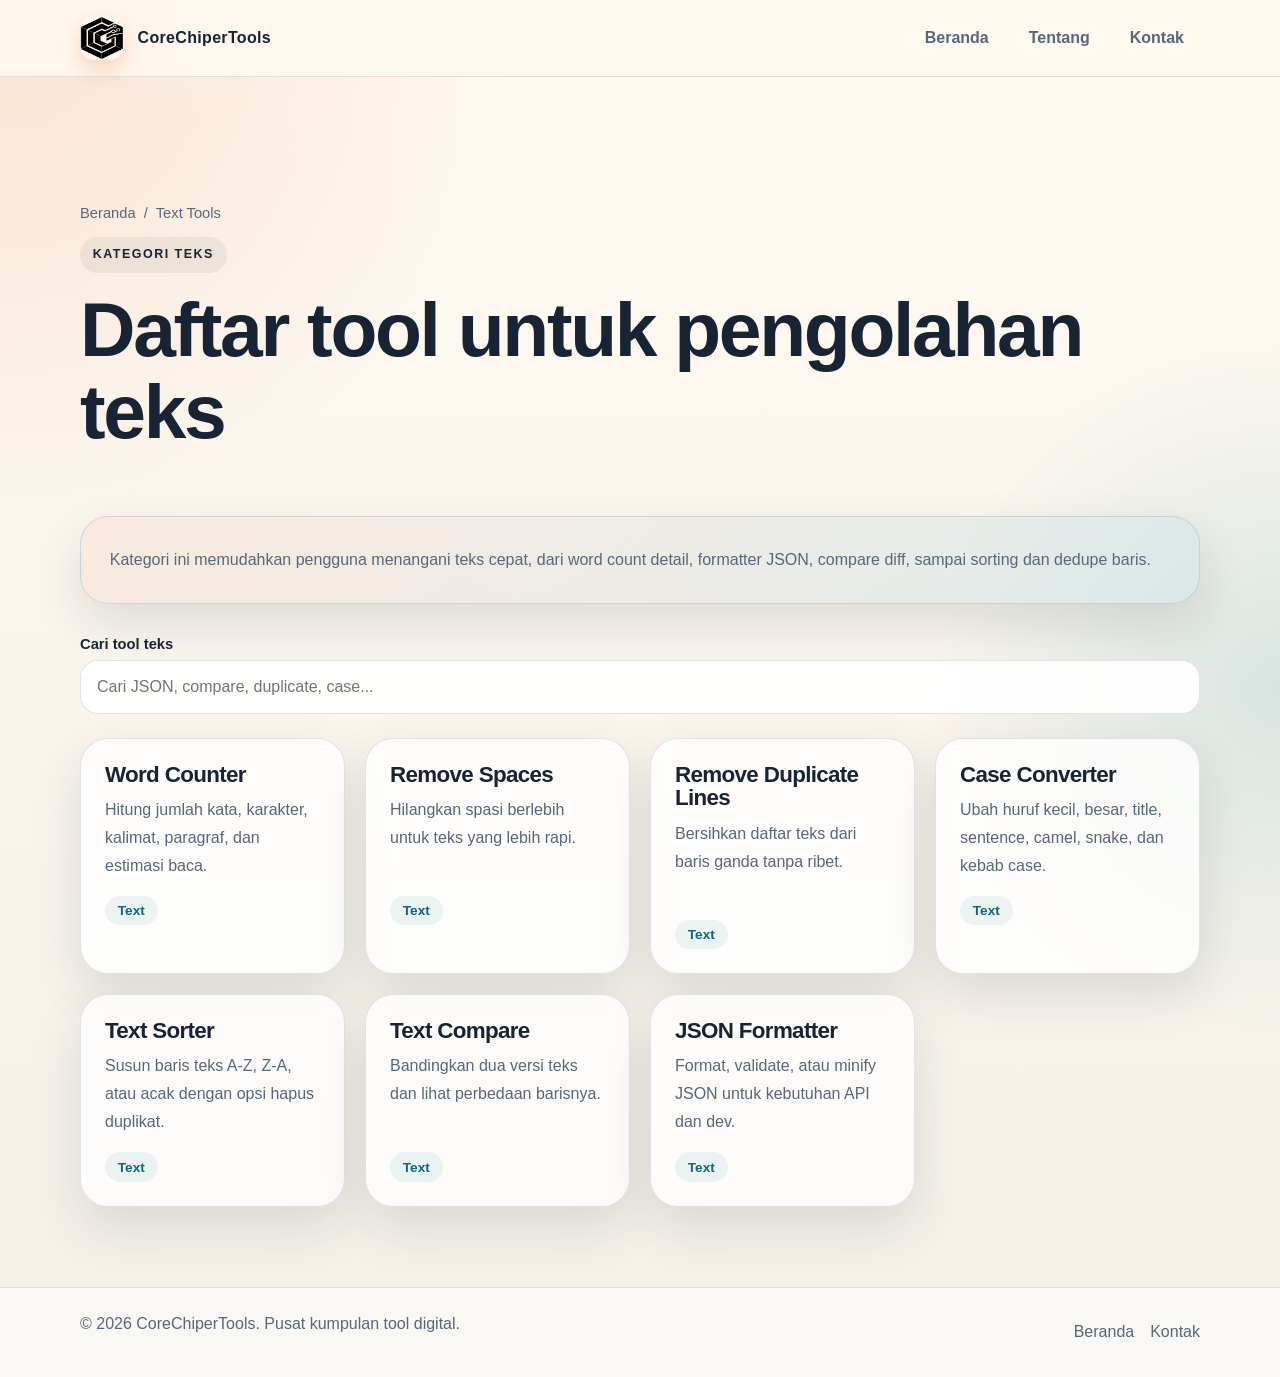
<file: pages/text.html>
<!DOCTYPE html>
<html lang="id">
<head>
  <meta charset="UTF-8">
  <meta name="viewport" content="width=device-width, initial-scale=1.0">
  <title>Text Tools | CoreChiperTools</title>
  <link rel="stylesheet" href="../assets/css/style.css">
  <link rel="stylesheet" href="../assets/css/pdf.css">
</head>
<body>
  <header class="site-header">
    <div class="container nav-wrap">
      <a class="brand" href="../index.html"><img src="../assets/images/logo.png" alt="Logo CoreChiperTools"><span>CoreChiperTools</span></a>
      <button class="nav-toggle" type="button" aria-expanded="false" aria-label="Buka navigasi">Menu</button>
      <nav class="site-nav"><a href="../index.html">Beranda</a><a href="../about.html">Tentang</a><a href="../contact.html">Kontak</a></nav>
    </div>
  </header>
  <main class="section"><div class="container"><div class="page-header"><div class="breadcrumbs"><a href="../index.html">Beranda</a><span>/</span><span>Text Tools</span></div><p class="eyebrow">Kategori Teks</p><h1>Daftar tool untuk pengolahan teks</h1></div><div class="category-banner"><p>Kategori ini memudahkan pengguna menangani teks cepat, dari word count detail, formatter JSON, compare diff, sampai sorting dan dedupe baris.</p></div><div class="category-search"><label class="search-shell"><span>Cari tool teks</span><input type="search" id="category-search-input" data-filter-target=".tool-card" placeholder="Cari JSON, compare, duplicate, case..."></label></div><div class="tool-grid"><a class="tool-card" href="../tools/text/word-counter.html"><h3>Word Counter</h3><p>Hitung jumlah kata, karakter, kalimat, paragraf, dan estimasi baca.</p><span class="tool-meta">Text</span></a><a class="tool-card" href="../tools/text/remove-spaces.html"><h3>Remove Spaces</h3><p>Hilangkan spasi berlebih untuk teks yang lebih rapi.</p><span class="tool-meta">Text</span></a><a class="tool-card" href="../tools/text/remove-duplicate-lines.html"><h3>Remove Duplicate Lines</h3><p>Bersihkan daftar teks dari baris ganda tanpa ribet.</p><span class="tool-meta">Text</span></a><a class="tool-card" href="../tools/text/case-converter.html"><h3>Case Converter</h3><p>Ubah huruf kecil, besar, title, sentence, camel, snake, dan kebab case.</p><span class="tool-meta">Text</span></a><a class="tool-card" href="../tools/text/text-sorter.html"><h3>Text Sorter</h3><p>Susun baris teks A-Z, Z-A, atau acak dengan opsi hapus duplikat.</p><span class="tool-meta">Text</span></a><a class="tool-card" href="../tools/text/text-compare.html"><h3>Text Compare</h3><p>Bandingkan dua versi teks dan lihat perbedaan barisnya.</p><span class="tool-meta">Text</span></a><a class="tool-card" href="../tools/text/json-formatter.html"><h3>JSON Formatter</h3><p>Format, validate, atau minify JSON untuk kebutuhan API dan dev.</p><span class="tool-meta">Text</span></a></div></div></main>
  <footer class="site-footer"><div class="container footer-wrap"><p>&copy; <span id="year"></span> CoreChiperTools. Pusat kumpulan tool digital.</p><div class="footer-links"><a href="../index.html">Beranda</a><a href="../contact.html">Kontak</a></div></div></footer>
  <script src="../assets/js/main.js"></script><script src="../assets/js/pdf.js"></script>
</body>
</html>
</file>
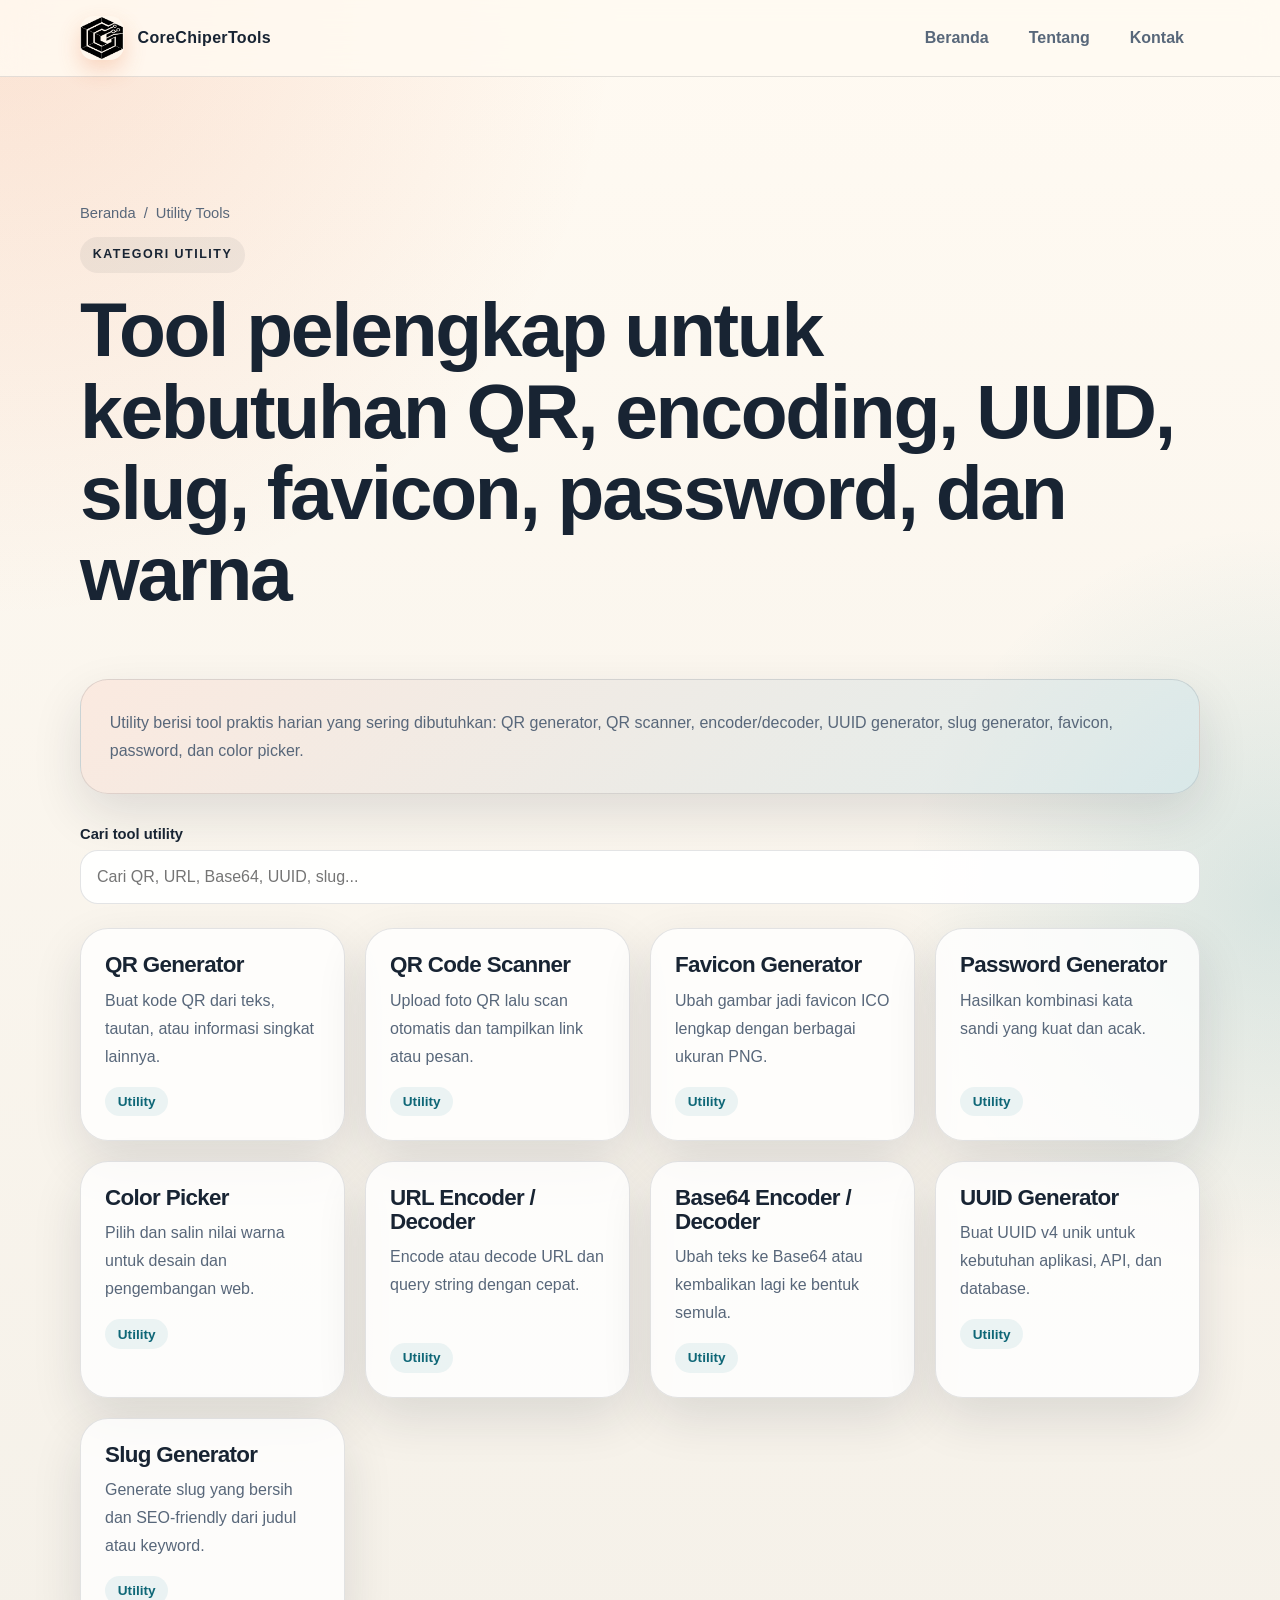
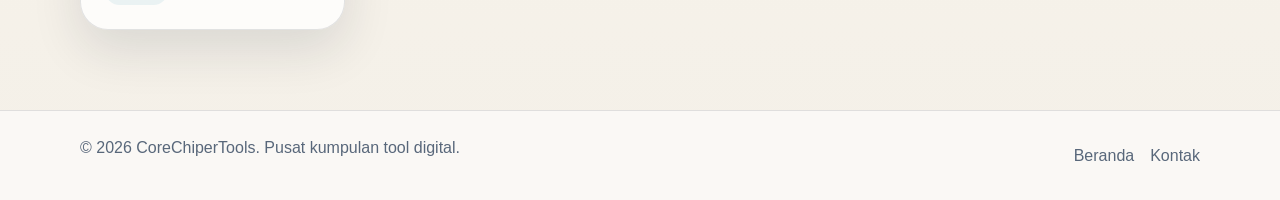
<file: pages/utility.html>
<!DOCTYPE html>
<html lang="id">
<head>
  <meta charset="UTF-8">
  <meta name="viewport" content="width=device-width, initial-scale=1.0">
  <title>Utility Tools | CoreChiperTools</title>
  <link rel="stylesheet" href="../assets/css/style.css">
  <link rel="stylesheet" href="../assets/css/pdf.css">
</head>
<body>
  <header class="site-header">
    <div class="container nav-wrap">
      <a class="brand" href="../index.html"><img src="../assets/images/logo.png" alt="Logo CoreChiperTools"><span>CoreChiperTools</span></a>
      <button class="nav-toggle" type="button" aria-expanded="false" aria-label="Buka navigasi">Menu</button>
      <nav class="site-nav"><a href="../index.html">Beranda</a><a href="../about.html">Tentang</a><a href="../contact.html">Kontak</a></nav>
    </div>
  </header>
  <main class="section">
    <div class="container">
      <div class="page-header">
        <div class="breadcrumbs"><a href="../index.html">Beranda</a><span>/</span><span>Utility Tools</span></div>
        <p class="eyebrow">Kategori Utility</p>
        <h1>Tool pelengkap untuk kebutuhan QR, encoding, UUID, slug, favicon, password, dan warna</h1>
      </div>
      <div class="category-banner">
        <p>Utility berisi tool praktis harian yang sering dibutuhkan: QR generator, QR scanner, encoder/decoder, UUID generator, slug generator, favicon, password, dan color picker.</p>
      </div>
      <div class="category-search">
        <label class="search-shell">
          <span>Cari tool utility</span>
          <input type="search" id="category-search-input" data-filter-target=".tool-card" placeholder="Cari QR, URL, Base64, UUID, slug...">
        </label>
      </div>
      <div class="tool-grid">
        <a class="tool-card" href="../tools/utility/qr-generator.html"><h3>QR Generator</h3><p>Buat kode QR dari teks, tautan, atau informasi singkat lainnya.</p><span class="tool-meta">Utility</span></a>
        <a class="tool-card" href="../tools/utility/qr-scanner.html"><h3>QR Code Scanner</h3><p>Upload foto QR lalu scan otomatis dan tampilkan link atau pesan.</p><span class="tool-meta">Utility</span></a>
        <a class="tool-card" href="../tools/utility/favicon-generator.html"><h3>Favicon Generator</h3><p>Ubah gambar jadi favicon ICO lengkap dengan berbagai ukuran PNG.</p><span class="tool-meta">Utility</span></a>
        <a class="tool-card" href="../tools/utility/password-generator.html"><h3>Password Generator</h3><p>Hasilkan kombinasi kata sandi yang kuat dan acak.</p><span class="tool-meta">Utility</span></a>
        <a class="tool-card" href="../tools/utility/color-picker.html"><h3>Color Picker</h3><p>Pilih dan salin nilai warna untuk desain dan pengembangan web.</p><span class="tool-meta">Utility</span></a>
        <a class="tool-card" href="../tools/utility/url-encoder-decoder.html"><h3>URL Encoder / Decoder</h3><p>Encode atau decode URL dan query string dengan cepat.</p><span class="tool-meta">Utility</span></a>
        <a class="tool-card" href="../tools/utility/base64-encoder-decoder.html"><h3>Base64 Encoder / Decoder</h3><p>Ubah teks ke Base64 atau kembalikan lagi ke bentuk semula.</p><span class="tool-meta">Utility</span></a>
        <a class="tool-card" href="../tools/utility/uuid-generator.html"><h3>UUID Generator</h3><p>Buat UUID v4 unik untuk kebutuhan aplikasi, API, dan database.</p><span class="tool-meta">Utility</span></a>
        <a class="tool-card" href="../tools/utility/slug-generator.html"><h3>Slug Generator</h3><p>Generate slug yang bersih dan SEO-friendly dari judul atau keyword.</p><span class="tool-meta">Utility</span></a>
      </div>
    </div>
  </main>
  <footer class="site-footer"><div class="container footer-wrap"><p>&copy; <span id="year"></span> CoreChiperTools. Pusat kumpulan tool digital.</p><div class="footer-links"><a href="../index.html">Beranda</a><a href="../contact.html">Kontak</a></div></div></footer>
  <script src="../assets/js/main.js"></script>
  <script src="../assets/js/pdf.js"></script>
</body>
</html>
</file>
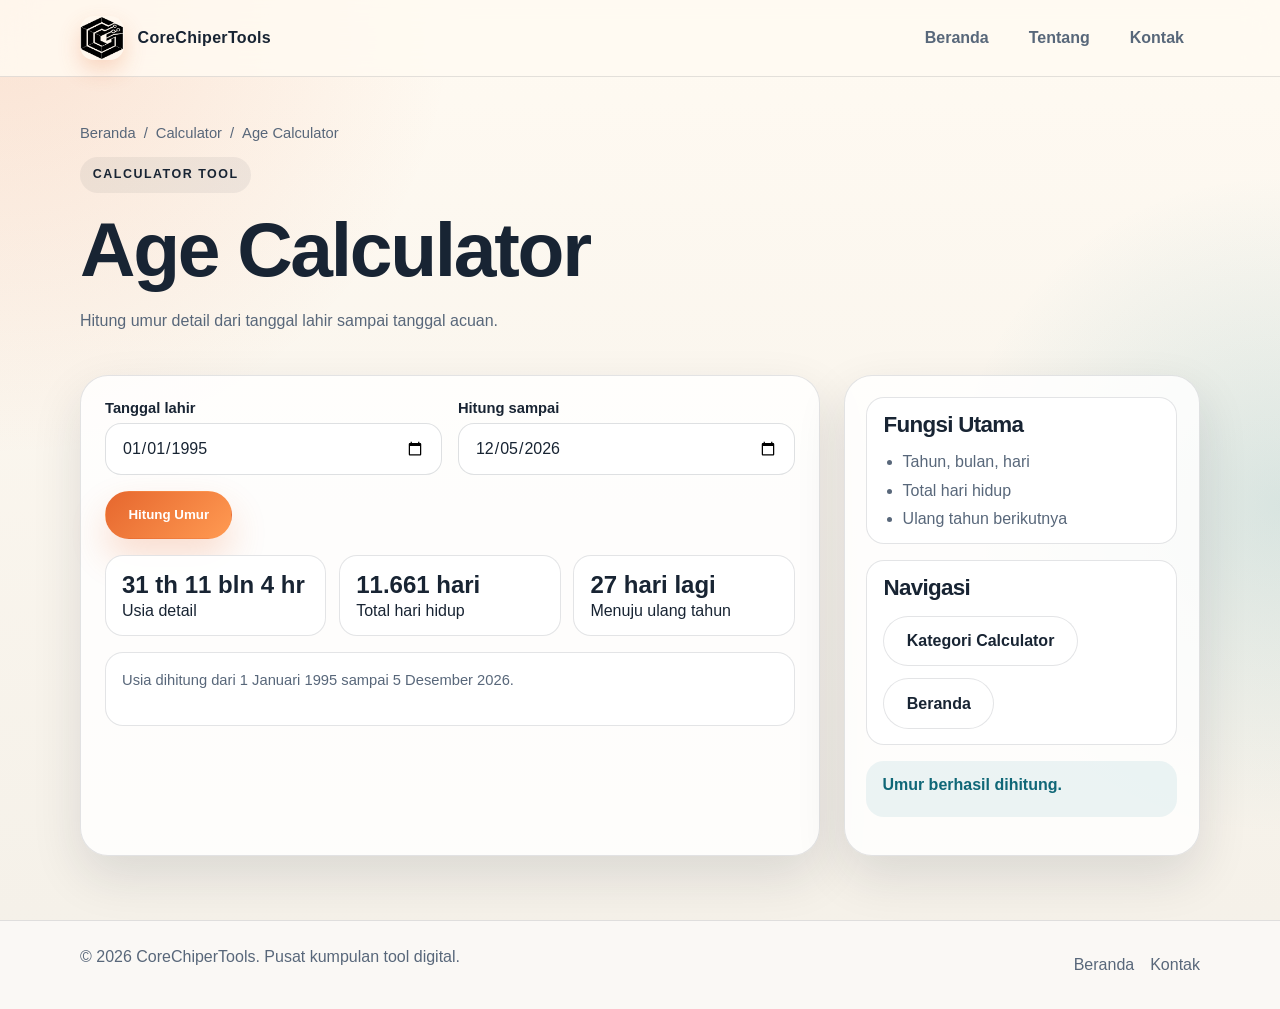
<file: tools/calculator/age-calculator.html>
<!DOCTYPE html>
<html lang="id">
<head>
  <meta charset="UTF-8">
  <meta name="viewport" content="width=device-width, initial-scale=1.0">
  <title>CoreChiperTools</title>
  <link rel="stylesheet" href="../../assets/css/style.css">
  <link rel="stylesheet" href="../../assets/css/tools.css">
</head>
<body>
  <header class="site-header">
    <div class="container nav-wrap">
      <a class="brand" href="../../index.html">
        <img src="../../assets/images/logo.png" alt="Logo CoreChiperTools">
        <span>CoreChiperTools</span>
      </a>
      <button class="nav-toggle" type="button" aria-expanded="false" aria-label="Buka navigasi">Menu</button>
      <nav class="site-nav">
        <a href="../../index.html">Beranda</a>
        <a href="../../about.html">Tentang</a>
        <a href="../../contact.html">Kontak</a>
      </nav>
    </div>
  </header>

  <main class="container">
    <div id="tool-app"></div>
  </main>

  <footer class="site-footer">
    <div class="container footer-wrap">
      <p>&copy; <span id="year"></span> CoreChiperTools. Pusat kumpulan tool digital.</p>
      <div class="footer-links">
        <a href="../../index.html">Beranda</a>
        <a href="../../contact.html">Kontak</a>
      </div>
    </div>
  </footer>

  <script src="../../assets/js/main.js"></script>
  <script src="../../assets/js/toolkit-runner.js"></script>
</body>
</html>
</file>
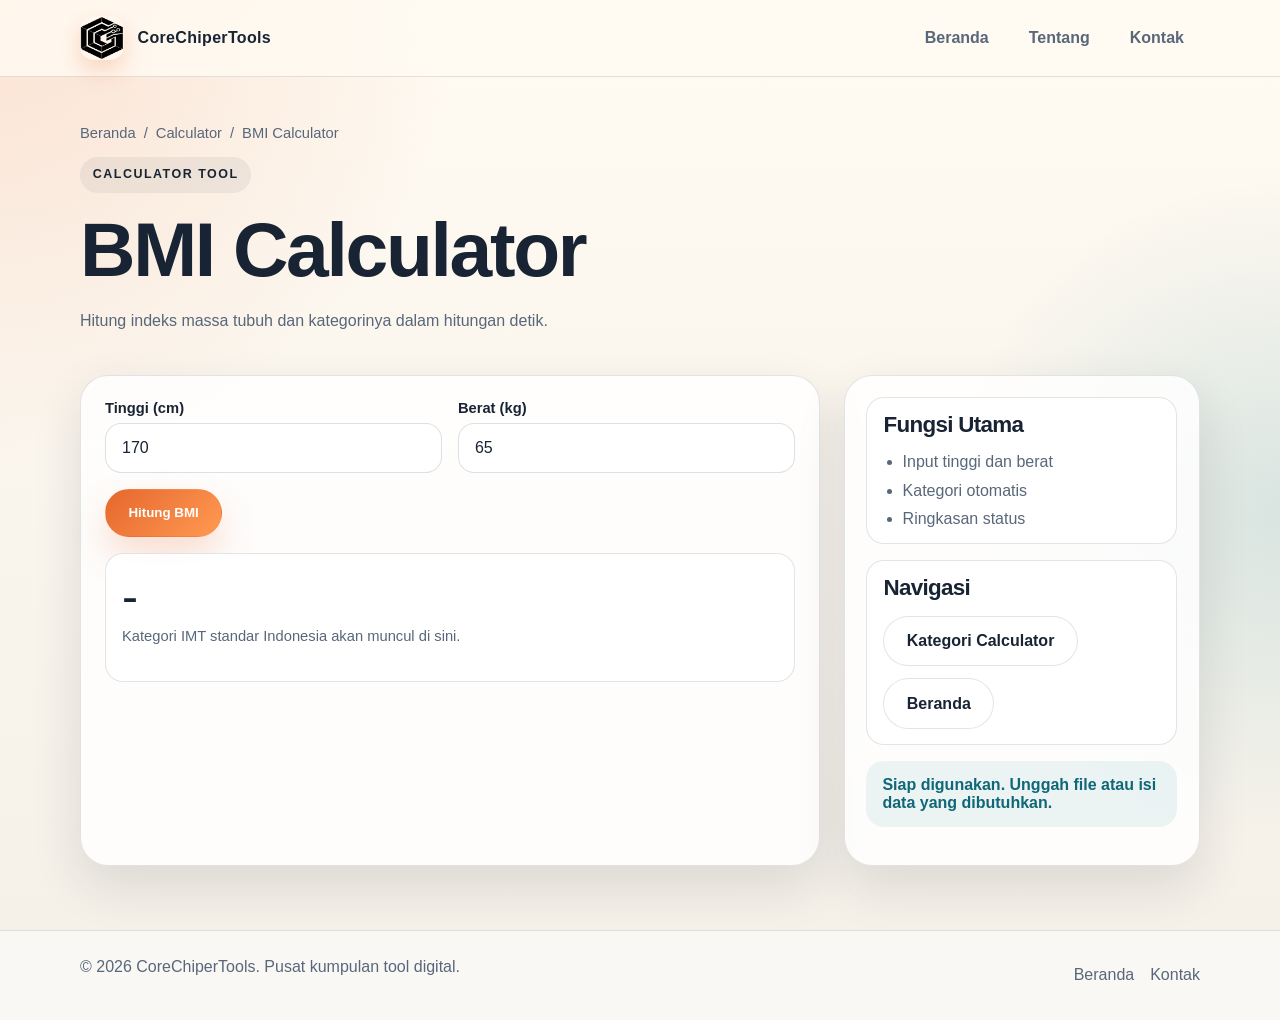
<file: tools/calculator/bmi.html>
<!DOCTYPE html>
<html lang="id">
<head>
  <meta charset="UTF-8">
  <meta name="viewport" content="width=device-width, initial-scale=1.0">
  <title>CoreChiperTools</title>
  <link rel="stylesheet" href="../../assets/css/style.css">
  <link rel="stylesheet" href="../../assets/css/tools.css">
</head>
<body>
  <header class="site-header">
    <div class="container nav-wrap">
      <a class="brand" href="../../index.html">
        <img src="../../assets/images/logo.png" alt="Logo CoreChiperTools">
        <span>CoreChiperTools</span>
      </a>
      <button class="nav-toggle" type="button" aria-expanded="false" aria-label="Buka navigasi">Menu</button>
      <nav class="site-nav">
        <a href="../../index.html">Beranda</a>
        <a href="../../about.html">Tentang</a>
        <a href="../../contact.html">Kontak</a>
      </nav>
    </div>
  </header>

  <main class="container">
    <div id="tool-app"></div>
  </main>

  <footer class="site-footer">
    <div class="container footer-wrap">
      <p>&copy; <span id="year"></span> CoreChiperTools. Pusat kumpulan tool digital.</p>
      <div class="footer-links">
        <a href="../../index.html">Beranda</a>
        <a href="../../contact.html">Kontak</a>
      </div>
    </div>
  </footer>

  <script src="../../assets/js/main.js"></script>
  <script src="../../assets/js/toolkit-runner.js"></script>
</body>
</html>
</file>
<file: assets/css/style.css>
:root {
  --bg: #f4f0e8;
  --surface: rgba(255, 255, 255, 0.78);
  --surface-strong: #ffffff;
  --line: rgba(25, 38, 52, 0.12);
  --text: #182433;
  --muted: #58677a;
  --accent: #e6672e;
  --accent-dark: #c34b12;
  --accent-soft: #fff2dd;
  --shadow: 0 20px 50px rgba(24, 36, 51, 0.12);
  --radius-lg: 28px;
  --radius-md: 18px;
  --radius-sm: 12px;
  --container: 1120px;
  --font-display: "Aptos Display", "Segoe UI Variable Display", "Trebuchet MS", sans-serif;
  --font-body: "Aptos", "Segoe UI", sans-serif;
}

* { box-sizing: border-box; }
html { scroll-behavior: smooth; }

body {
  margin: 0;
  font-family: var(--font-body);
  color: var(--text);
  background:
    radial-gradient(circle at top left, rgba(230, 103, 46, 0.16), transparent 28%),
    radial-gradient(circle at right, rgba(17, 128, 148, 0.14), transparent 24%),
    linear-gradient(180deg, #fffaf2 0%, #f4f0e8 100%);
  overflow-x: hidden;
}

img { max-width: 100%; display: block; }
a { color: inherit; text-decoration: none; }

.container { width: min(100% - 2rem, var(--container)); margin: 0 auto; }
.narrow { max-width: 760px; }
.section { padding: 5rem 0; }

.site-header {
  position: sticky;
  top: 0;
  z-index: 20;
  backdrop-filter: blur(16px);
  background: rgba(255, 250, 242, 0.82);
  border-bottom: 1px solid var(--line);
}

.nav-wrap {
  display: flex;
  align-items: center;
  justify-content: space-between;
  gap: 1rem;
  padding: 1rem 0;
}

.brand {
  display: inline-flex;
  align-items: center;
  gap: 0.85rem;
  font-family: var(--font-display);
  font-weight: 700;
  letter-spacing: 0.02em;
}

.brand img {
  width: 44px;
  height: 44px;
  border-radius: 14px;
  box-shadow: 0 10px 22px rgba(230, 103, 46, 0.24);
}

.site-nav { display: flex; gap: 0.5rem; }
.site-nav a, .button { transition: 180ms ease; }

.site-nav a {
  padding: 0.8rem 1rem;
  border-radius: 999px;
  color: var(--muted);
  font-weight: 600;
}

.site-nav a:hover,
.site-nav a.active {
  background: var(--accent-soft);
  color: var(--accent-dark);
}

.nav-toggle {
  display: none;
  border: 0;
  background: var(--accent-soft);
  color: var(--accent-dark);
  font: inherit;
  font-weight: 700;
  padding: 0.75rem 1rem;
  border-radius: 999px;
}

h1, h2, h3 {
  font-family: var(--font-display);
  line-height: 1.06;
  letter-spacing: -0.03em;
  margin: 0 0 1rem;
}

h1 { font-size: clamp(2.6rem, 6vw, 4.8rem); }
h2 { font-size: clamp(2rem, 4vw, 3.2rem); }
h3 { font-size: 1.4rem; }

p {
  margin: 0 0 1rem;
  color: var(--muted);
  line-height: 1.75;
}

.eyebrow {
  display: inline-flex;
  padding: 0.45rem 0.8rem;
  border-radius: 999px;
  background: rgba(24, 36, 51, 0.06);
  color: var(--text);
  text-transform: uppercase;
  letter-spacing: 0.12em;
  font-size: 0.78rem;
  font-weight: 700;
}

.button {
  display: inline-flex;
  align-items: center;
  justify-content: center;
  gap: 0.5rem;
  padding: 0.95rem 1.4rem;
  border-radius: 999px;
  font-weight: 700;
  border: 1px solid transparent;
}

.button:hover { transform: translateY(-2px); }
.button-primary { background: linear-gradient(135deg, var(--accent) 0%, #ff9a52 100%); color: #fff; box-shadow: 0 18px 36px rgba(230, 103, 46, 0.22); }
.button-secondary { background: var(--surface); border-color: var(--line); }

.section-heading,
.footer-wrap,
.two-column,
.tool-hero,
.tool-content,
.breadcrumbs,
.page-header { animation: rise 600ms ease both; }

.card-grid,
.tool-grid { display: grid; gap: 1.25rem; }
.card-grid { grid-template-columns: repeat(auto-fit, minmax(240px, 1fr)); }

.icon-grid {
  display: grid;
  grid-template-columns: repeat(auto-fit, minmax(150px, 1fr));
  gap: 1.25rem;
}

.icon-tile {
  display: grid;
  gap: 0.9rem;
  justify-items: center;
  text-align: center;
  min-width: 0;
}

.feature-card,
.tool-card,
.info-card,
.panel-card {
  background: var(--surface);
  border: 1px solid var(--line);
  border-radius: var(--radius-lg);
  padding: 1.5rem;
  box-shadow: var(--shadow);
}

.global-search-card,
.category-search {
  margin-bottom: 1.5rem;
}

.global-search-card {
  background: var(--surface);
  border: 1px solid var(--line);
  border-radius: var(--radius-lg);
  padding: 1.5rem;
  box-shadow: var(--shadow);
}

.search-shell {
  display: grid;
  gap: 0.5rem;
}

.search-shell span {
  font-size: 0.92rem;
  font-weight: 700;
  color: var(--text);
}

.search-shell input {
  width: 100%;
  min-height: 54px;
  border-radius: 18px;
  border: 1px solid rgba(24, 36, 51, 0.12);
  background: rgba(255,255,255,0.92);
  padding: 0.95rem 1rem;
  font: inherit;
  color: var(--text);
}

.search-shell input:focus {
  outline: none;
  border-color: rgba(230, 103, 46, 0.5);
  box-shadow: 0 0 0 4px rgba(230, 103, 46, 0.12);
}

.search-results {
  display: grid;
  gap: 0.8rem;
  margin-top: 1rem;
}

.search-result-item {
  display: flex;
  align-items: center;
  justify-content: space-between;
  gap: 1rem;
  padding: 1rem 1.1rem;
  border-radius: 18px;
  border: 1px solid rgba(24, 36, 51, 0.1);
  background: rgba(255,255,255,0.92);
}

.search-result-item strong {
  color: var(--text);
}

.search-result-item span {
  color: var(--accent-dark);
  font-size: 0.88rem;
  font-weight: 700;
}

.feature-card:hover,
.tool-card:hover {
  transform: translateY(-4px);
  border-color: rgba(230, 103, 46, 0.3);
}

.about-shell,
.contact-hero,
.contact-grid {
  display: grid;
  gap: 1.5rem;
}

.about-shell {
  grid-template-columns: minmax(0, 1.2fr) minmax(280px, 0.8fr);
  align-items: start;
}

.about-copy,
.owner-card,
.contact-status-card,
.contact-note {
  animation: rise 600ms ease both;
}

.about-highlights {
  display: grid;
  grid-template-columns: repeat(2, minmax(0, 1fr));
  gap: 1rem;
  margin: 2rem 0;
}

.owner-card {
  background: linear-gradient(180deg, rgba(255, 255, 255, 0.94), rgba(255, 242, 221, 0.92));
  border: 1px solid var(--line);
  border-radius: var(--radius-lg);
  box-shadow: var(--shadow);
  padding: 1.5rem;
  width: min(100%, 420px);
  justify-self: end;
}

.owner-photo-wrap {
  width: min(100%, 340px);
  aspect-ratio: 1 / 1;
  overflow: hidden;
  border-radius: 24px;
  background: linear-gradient(135deg, rgba(230, 103, 46, 0.12), rgba(17, 128, 148, 0.14));
  border: 1px solid rgba(24, 36, 51, 0.1);
  margin: 0 auto 1.2rem;
}

.owner-photo {
  width: 100%;
  height: 100%;
  object-fit: cover;
  object-position: center top;
}

.owner-label,
.contact-card-label,
.contact-status-label {
  margin-bottom: 0.5rem;
  font-size: 0.82rem;
  font-weight: 800;
  letter-spacing: 0.12em;
  text-transform: uppercase;
  color: var(--accent-dark);
}

.owner-meta {
  display: flex;
  flex-wrap: wrap;
  gap: 0.65rem;
  margin-top: 1.2rem;
}

.owner-meta span {
  display: inline-flex;
  align-items: center;
  min-height: 38px;
  padding: 0.55rem 0.9rem;
  border-radius: 999px;
  background: rgba(255, 255, 255, 0.78);
  border: 1px solid rgba(24, 36, 51, 0.08);
  color: var(--text);
  font-size: 0.88rem;
  font-weight: 700;
}

.contact-hero {
  grid-template-columns: minmax(0, 1.3fr) minmax(260px, 0.7fr);
  align-items: stretch;
  margin-bottom: 1.8rem;
}

.contact-status-card {
  display: grid;
  align-content: start;
  gap: 0.6rem;
  padding: 1.5rem;
  border-radius: var(--radius-lg);
  border: 1px solid var(--line);
  background: linear-gradient(145deg, rgba(255, 255, 255, 0.92), rgba(255, 242, 221, 0.88));
  box-shadow: var(--shadow);
}

.contact-status-card strong {
  font-family: var(--font-display);
  font-size: 1.5rem;
  line-height: 1.15;
}

.contact-status-card span {
  color: var(--muted);
  font-weight: 600;
}

.contact-grid {
  grid-template-columns: repeat(3, minmax(0, 1fr));
}

.contact-card {
  display: flex;
  flex-direction: column;
  align-items: flex-start;
  gap: 0.5rem;
}

.contact-card h2 {
  font-size: clamp(1.4rem, 2.8vw, 2rem);
  margin-bottom: 0.2rem;
}

.contact-card .button {
  margin-top: auto;
}

.contact-note {
  margin-top: 1.5rem;
  padding: 1.1rem 1.2rem;
  border-radius: var(--radius-md);
  background: rgba(255, 255, 255, 0.78);
  border: 1px solid rgba(24, 36, 51, 0.08);
 }

.icon-card {
  aspect-ratio: 1 / 1;
  display: grid;
  place-items: center;
  background: rgba(255, 255, 255, 0.8);
  border: 1px solid var(--line);
  border-radius: calc(var(--radius-lg) + 6px);
  box-shadow: var(--shadow);
  position: relative;
  overflow: hidden;
  transition: transform 180ms ease, border-color 180ms ease, box-shadow 180ms ease;
  width: 100%;
}

.icon-card::before {
  content: "";
  position: absolute;
  inset: 10%;
  border-radius: 28px;
  background: linear-gradient(145deg, rgba(255, 255, 255, 0.9), rgba(255, 255, 255, 0.42));
  border: 1px solid rgba(255, 255, 255, 0.8);
}

.icon-card:hover {
  transform: translateY(-6px) scale(1.01);
  border-color: rgba(230, 103, 46, 0.24);
  box-shadow: 0 24px 54px rgba(24, 36, 51, 0.16);
}

.icon-label {
  font-family: var(--font-display);
  font-size: 1rem;
  font-weight: 800;
  letter-spacing: 0.02em;
  color: var(--text);
  line-height: 1.2;
}

.icon-shape {
  width: 84px;
  height: 84px;
  border-radius: 28px;
  display: grid;
  place-items: center;
  position: relative;
  z-index: 1;
}

.icon-shape svg {
  width: 56px;
  height: 56px;
}

.icon-card.pdf { color: #d3541e; }
.icon-card.pdf .icon-shape { background: linear-gradient(135deg, rgba(211, 84, 30, 0.18), rgba(255, 189, 120, 0.28)); }
.icon-card.image { color: #0f7f93; }
.icon-card.image .icon-shape { background: linear-gradient(135deg, rgba(15, 127, 147, 0.18), rgba(116, 213, 224, 0.24)); }
.icon-card.text { color: #274c9c; }
.icon-card.text .icon-shape { background: linear-gradient(135deg, rgba(39, 76, 156, 0.16), rgba(132, 169, 255, 0.24)); }
.icon-card.converter { color: #8a4ddb; }
.icon-card.converter .icon-shape { background: linear-gradient(135deg, rgba(138, 77, 219, 0.16), rgba(210, 184, 255, 0.26)); }
.icon-card.calculator { color: #117b4d; }
.icon-card.calculator .icon-shape { background: linear-gradient(135deg, rgba(17, 123, 77, 0.16), rgba(141, 225, 167, 0.24)); }
.icon-card.utility { color: #93520a; }
.icon-card.utility .icon-shape { background: linear-gradient(135deg, rgba(147, 82, 10, 0.16), rgba(255, 210, 126, 0.24)); }

.card-tag {
  display: inline-block;
  margin-bottom: 0.85rem;
  color: var(--accent-dark);
  font-size: 0.85rem;
  font-weight: 800;
  text-transform: uppercase;
  letter-spacing: 0.1em;
}

.page-header,
.tool-hero { padding: 3rem 0 1.5rem; }

.breadcrumbs {
  display: flex;
  gap: 0.5rem;
  font-size: 0.92rem;
  color: var(--muted);
  margin-bottom: 1rem;
  flex-wrap: wrap;
}

.tool-grid { grid-template-columns: repeat(auto-fit, minmax(220px, 1fr)); }
.tool-card h3 { margin-bottom: 0.6rem; }
.tool-card p { min-height: 84px; }

.tool-meta {
  display: inline-flex;
  padding: 0.45rem 0.8rem;
  border-radius: 999px;
  background: rgba(17, 128, 148, 0.08);
  color: #0f6777;
  font-size: 0.85rem;
  font-weight: 700;
}

.tool-content {
  display: grid;
  gap: 1.5rem;
  grid-template-columns: 1.2fr 0.8fr;
  padding-bottom: 4rem;
}

.placeholder-box {
  min-height: 250px;
  border: 1px dashed rgba(24, 36, 51, 0.18);
  border-radius: var(--radius-lg);
  background: linear-gradient(180deg, rgba(255, 255, 255, 0.75), rgba(255, 247, 238, 0.9));
  display: grid;
  place-items: center;
  text-align: center;
  padding: 2rem;
}

.hidden {
  display: none !important;
}

.placeholder-box strong {
  display: block;
  margin-bottom: 0.5rem;
  color: var(--text);
}

.tool-sidebar ul { margin: 0; padding-left: 1.2rem; color: var(--muted); }
.tool-sidebar li + li { margin-top: 0.8rem; }

.site-footer {
  border-top: 1px solid var(--line);
  background: rgba(255, 255, 255, 0.56);
}

.footer-wrap {
  display: flex;
  justify-content: space-between;
  align-items: center;
  gap: 1rem;
  padding: 1.4rem 0;
}

.footer-links { display: flex; gap: 1rem; color: var(--muted); }

@keyframes rise {
  from { opacity: 0; transform: translateY(18px); }
  to { opacity: 1; transform: translateY(0); }
}

@media (max-width: 860px) {
  .nav-toggle { display: inline-flex; }

  .nav-wrap {
    position: relative;
    padding: 0.85rem 0;
  }

  .site-nav {
    position: absolute;
    left: 1rem;
    right: 1rem;
    top: calc(100% + 0.5rem);
    display: none;
    flex-direction: column;
    padding: 0.75rem;
    background: rgba(255, 250, 242, 0.96);
    border: 1px solid var(--line);
    border-radius: 22px;
    box-shadow: var(--shadow);
  }

  .site-nav.open { display: flex; }
  .site-nav a {
    width: 100%;
    text-align: center;
  }
  .tool-content, .footer-wrap, .two-column, .about-shell, .contact-hero, .contact-grid { grid-template-columns: 1fr; flex-direction: column; align-items: flex-start; }

  .owner-card {
    width: min(100%, 420px);
    justify-self: center;
  }
}

@media (max-width: 640px) {
  .container {
    width: min(100% - 1.2rem, var(--container));
  }

  .section {
    padding: 3.25rem 0;
  }

  .site-header {
    backdrop-filter: blur(12px);
  }

  .brand {
    gap: 0.65rem;
    min-width: 0;
    font-size: 0.98rem;
  }

  .brand img {
    width: 40px;
    height: 40px;
    border-radius: 12px;
  }

  .nav-toggle {
    padding: 0.7rem 0.9rem;
    font-size: 0.95rem;
  }

  h1 {
    font-size: clamp(2.15rem, 9vw, 2.8rem);
    line-height: 1.02;
  }

  h2 {
    font-size: clamp(1.7rem, 7vw, 2.2rem);
  }

  h3 {
    font-size: 1.2rem;
  }

  p {
    font-size: 0.98rem;
    line-height: 1.65;
  }

  .eyebrow {
    font-size: 0.7rem;
    letter-spacing: 0.11em;
    padding: 0.4rem 0.7rem;
  }

  .button {
    width: 100%;
    padding: 1rem 1.1rem;
    min-height: 50px;
  }

  .icon-grid {
    grid-template-columns: repeat(2, minmax(0, 1fr));
    gap: 1rem 0.85rem;
  }

  .icon-tile {
    gap: 0.65rem;
  }

  .icon-card {
    border-radius: 24px;
  }

  .icon-card::before {
    inset: 11%;
    border-radius: 22px;
  }

  .icon-shape {
    width: 68px;
    height: 68px;
    border-radius: 22px;
  }

  .icon-shape svg {
    width: 44px;
    height: 44px;
  }

  .icon-label {
    font-size: 0.9rem;
  }

  .feature-card,
  .tool-card,
  .info-card,
  .panel-card {
    padding: 1.2rem;
    border-radius: 22px;
  }

  .page-header,
  .tool-hero {
    padding: 2rem 0 1rem;
  }

  .breadcrumbs {
    gap: 0.35rem;
    font-size: 0.82rem;
    margin-bottom: 0.8rem;
  }

  .footer-wrap {
    padding: 1.2rem 0;
  }

  .footer-links {
    width: 100%;
    flex-wrap: wrap;
    gap: 0.75rem;
  }

  .search-result-item {
    flex-direction: column;
    align-items: flex-start;
  }

  .about-highlights {
    grid-template-columns: 1fr;
    margin: 1.5rem 0;
  }

  .owner-card,
  .contact-status-card,
  .contact-note {
    padding: 1.2rem;
    border-radius: 22px;
  }

  .owner-photo-wrap {
    border-radius: 20px;
  }
}

@media (max-width: 420px) {
  .container {
    width: min(100% - 1rem, var(--container));
  }

  .icon-grid {
    gap: 0.85rem 0.7rem;
  }

  .icon-shape {
    width: 60px;
    height: 60px;
  }

  .icon-shape svg {
    width: 40px;
    height: 40px;
  }

  .icon-label {
    font-size: 0.84rem;
  }
}
</file>
<file: assets/css/index.css>
.hero { padding: 5.5rem 0 4rem; }

.hero-grid {
  display: grid;
  grid-template-columns: 1.2fr 0.8fr;
  gap: 2rem;
  align-items: center;
}

.hero-copy { max-width: 62ch; font-size: 1.08rem; }
.hero-actions { display: flex; flex-wrap: wrap; gap: 1rem; margin-top: 1.75rem; }
.hero-panel { position: relative; }

.panel-card {
  background:
    linear-gradient(145deg, rgba(255, 255, 255, 0.92), rgba(255, 242, 221, 0.88)),
    linear-gradient(180deg, rgba(230, 103, 46, 0.1), transparent);
}

.stat-list {
  list-style: none;
  margin: 0;
  padding: 0;
  display: grid;
  gap: 1rem;
}

.stat-list li {
  display: flex;
  align-items: center;
  justify-content: space-between;
  gap: 1rem;
  padding: 1rem 1.1rem;
  border-radius: var(--radius-md);
  background: rgba(255, 255, 255, 0.82);
  border: 1px solid rgba(24, 36, 51, 0.08);
}

.stat-list strong {
  font-family: var(--font-display);
  font-size: 1.8rem;
}

.muted-section {
  background: rgba(255, 255, 255, 0.44);
  border-top: 1px solid var(--line);
  border-bottom: 1px solid var(--line);
}

.two-column {
  display: grid;
  grid-template-columns: 1fr 1fr;
  gap: 2rem;
  align-items: center;
}

@media (max-width: 860px) {
  .hero-grid,
  .two-column { grid-template-columns: 1fr; }

  .hero {
    padding: 4.5rem 0 3rem;
  }

  .hero-panel {
    order: -1;
  }
}

@media (max-width: 640px) {
  .hero {
    padding: 3.5rem 0 2.6rem;
  }

  .hero-grid {
    gap: 1.25rem;
  }

  .hero-copy {
    font-size: 1rem;
  }

  .hero-actions {
    gap: 0.75rem;
    margin-top: 1.25rem;
  }

  .panel-card {
    padding: 1.15rem;
    border-radius: 22px;
  }

  .stat-list {
    gap: 0.75rem;
  }

  .stat-list li {
    padding: 0.85rem 0.95rem;
    border-radius: 16px;
  }

  .stat-list strong {
    font-size: 1.45rem;
  }
}
</file>
<file: assets/css/pdf.css>
.category-banner {
  background:
    linear-gradient(135deg, rgba(230, 103, 46, 0.12), rgba(17, 128, 148, 0.12)),
    rgba(255, 255, 255, 0.58);
  border: 1px solid var(--line);
  border-radius: var(--radius-lg);
  padding: 1.8rem;
  margin: 1.5rem 0 2rem;
  box-shadow: var(--shadow);
}

.category-banner p:last-child { margin-bottom: 0; }
</file>
<file: assets/css/tools.css>
.tool-hero .eyebrow { margin-bottom: 1rem; }
.tool-content .info-card { height: 100%; }
.tool-content .button { margin-top: 1rem; }

.tool-layout {
  display: grid;
  gap: 1.5rem;
  grid-template-columns: minmax(0, 1.35fr) minmax(280px, 0.65fr);
  padding-bottom: 4rem;
}

.tool-surface,
.tool-panel {
  background: rgba(255, 255, 255, 0.82);
  border: 1px solid var(--line);
  border-radius: var(--radius-lg);
  box-shadow: var(--shadow);
}

.tool-surface {
  padding: 1.5rem;
}

.tool-panel {
  padding: 1.35rem;
}

.tool-stack {
  display: grid;
  gap: 1rem;
}

.tool-toolbar {
  display: flex;
  gap: 0.75rem;
  flex-wrap: wrap;
}

.compact-actions {
  gap: 0.6rem;
}

.compact-actions .button,
.compact-actions .secondary-button {
  margin-top: 0;
}

.tool-form-grid {
  display: grid;
  gap: 1rem;
  grid-template-columns: repeat(2, minmax(0, 1fr));
}

.tool-field {
  display: grid;
  gap: 0.45rem;
}

.tool-field.full {
  grid-column: 1 / -1;
}

.tool-label {
  font-size: 0.92rem;
  font-weight: 700;
  color: var(--text);
}

.tool-input,
.tool-select,
.tool-textarea {
  width: 100%;
  border: 1px solid rgba(24, 36, 51, 0.14);
  border-radius: 16px;
  padding: 0.95rem 1rem;
  font: inherit;
  color: var(--text);
  background: rgba(255, 255, 255, 0.92);
}

.tool-input,
.tool-select {
  min-height: 50px;
}

.tool-input:focus,
.tool-select:focus,
.tool-textarea:focus {
  outline: none;
  border-color: rgba(230, 103, 46, 0.55);
  box-shadow: 0 0 0 4px rgba(230, 103, 46, 0.12);
}

.tool-textarea {
  min-height: 180px;
  resize: vertical;
}

.tool-dropzone {
  border: 1px dashed rgba(24, 36, 51, 0.22);
  border-radius: 24px;
  padding: 1.5rem;
  background: linear-gradient(180deg, rgba(255,255,255,0.96), rgba(255,245,232,0.9));
}

.tool-dropzone.is-dragover {
  border-color: rgba(230, 103, 46, 0.52);
  background: linear-gradient(180deg, rgba(255,255,255,0.98), rgba(255,236,214,0.95));
}

.tool-dropzone strong {
  display: block;
  margin-bottom: 0.35rem;
}

.file-list,
.stats-grid,
.palette-grid {
  display: grid;
  gap: 0.8rem;
}

.file-list {
  grid-template-columns: repeat(auto-fit, minmax(170px, 1fr));
}

.file-chip,
.stat-chip,
.palette-card,
.result-card {
  border: 1px solid rgba(24, 36, 51, 0.12);
  background: rgba(255,255,255,0.92);
  border-radius: 18px;
  padding: 0.95rem 1rem;
}

.stats-grid {
  grid-template-columns: repeat(auto-fit, minmax(120px, 1fr));
}

.stat-chip strong {
  display: block;
  font-size: 1.5rem;
  color: var(--text);
  margin-bottom: 0.2rem;
}

.tool-preview {
  min-height: 220px;
  border: 1px dashed rgba(24, 36, 51, 0.16);
  border-radius: 22px;
  background: linear-gradient(180deg, rgba(250,250,250,0.92), rgba(244,240,232,0.86));
  display: grid;
  place-items: center;
  overflow: hidden;
  padding: 1rem;
}

.tool-preview img,
.tool-preview canvas {
  max-width: 100%;
  max-height: 420px;
  border-radius: 18px;
}

.text-result-card,
.diff-card {
  width: 100%;
}

.text-file-preview {
  white-space: pre-wrap;
  word-break: break-word;
  font: inherit;
  margin: 0;
  color: #334155;
}

.diff-grid {
  display: grid;
  gap: 1rem;
  grid-template-columns: repeat(2, minmax(0, 1fr));
}

.diff-lines {
  display: grid;
  gap: 0.4rem;
}

.diff-line {
  border-radius: 12px;
  padding: 0.7rem 0.8rem;
  border: 1px solid rgba(24, 36, 51, 0.08);
  background: rgba(248, 250, 252, 0.9);
  min-height: 48px;
}

.diff-line.same {
  background: rgba(241, 245, 249, 0.9);
}

.diff-line.added {
  background: rgba(220, 252, 231, 0.92);
  border-color: rgba(34, 197, 94, 0.18);
}

.diff-line.removed {
  background: rgba(254, 226, 226, 0.92);
  border-color: rgba(239, 68, 68, 0.18);
}

.document-preview {
  place-items: start;
  overflow: auto;
}

.document-preview-sheet,
.pdf-word-sheet {
  width: min(100%, 720px);
  margin: 0 auto;
  background: #ffffff;
  color: #111827;
  border-radius: 14px;
  box-shadow: 0 8px 24px rgba(24, 36, 51, 0.08);
}

.document-preview-sheet {
  padding: 24px;
  line-height: 1.7;
}

.document-preview-frame {
  width: 100%;
  display: grid;
  justify-items: center;
}

.rich-export-sheet {
  font-family: Calibri, Arial, sans-serif;
  color: #111827;
  line-height: 1.6;
}

.rich-export-sheet h1,
.rich-export-sheet h2,
.rich-export-sheet h3,
.rich-export-sheet h4,
.rich-export-sheet h5,
.rich-export-sheet h6 {
  color: #0f172a;
  line-height: 1.22;
  letter-spacing: normal;
  margin: 0 0 0.8rem;
}

.rich-export-sheet p {
  margin: 0 0 0.8rem;
  color: #374151;
}

.rich-export-sheet ul,
.rich-export-sheet ol {
  margin: 0 0 0.95rem 1.25rem;
  padding: 0;
}

.rich-export-sheet li {
  margin-bottom: 0.3rem;
  color: #374151;
}

.rich-export-sheet table {
  width: 100%;
  border-collapse: collapse;
  margin: 0.8rem 0 1rem;
}

.rich-export-sheet th,
.rich-export-sheet td {
  border: 1px solid rgba(24, 36, 51, 0.16);
  padding: 0.45rem 0.6rem;
  vertical-align: top;
}

.rich-export-sheet img {
  max-width: 100%;
  height: auto;
}

.document-preview-sheet h1,
.document-preview-sheet h2,
.document-preview-sheet h3,
.document-preview-sheet h4,
.document-preview-sheet h5,
.document-preview-sheet h6 {
  letter-spacing: normal;
  line-height: 1.2;
  margin-top: 0;
}

.document-preview-sheet p,
.document-preview-sheet li {
  color: #374151;
}

.document-preview-sheet table {
  width: 100%;
  border-collapse: collapse;
}

.document-preview-sheet td,
.document-preview-sheet th {
  border: 1px solid rgba(24, 36, 51, 0.12);
  padding: 0.55rem 0.7rem;
}

.text-file-preview {
  margin: 0;
  white-space: pre-wrap;
  font-family: "Consolas", "Cascadia Mono", monospace;
}

.pdf-word-page {
  width: 100%;
  display: grid;
  gap: 0.5rem;
  justify-items: center;
}

.pdf-word-page + .pdf-word-page {
  margin-top: 1.25rem;
}

.pdf-word-sheet {
  padding: 28px 24px;
  border: 1px solid rgba(24, 36, 51, 0.12);
  box-sizing: border-box;
}

.pdf-word-line {
  margin-top: 0;
  margin-bottom: 0.45em;
  line-height: 1.35;
  color: #111827;
  white-space: pre-wrap;
}

.pdf-word-page-label {
  font-size: 0.8rem;
  font-weight: 700;
  color: var(--muted);
}

.tool-status {
  min-height: 56px;
  border-radius: 18px;
  padding: 0.95rem 1rem;
  background: rgba(17, 128, 148, 0.08);
  color: #0f6777;
  font-weight: 600;
}

.tool-status.error {
  background: rgba(190, 53, 33, 0.09);
  color: #9f301d;
}

.tool-status.warn {
  background: rgba(147, 82, 10, 0.09);
  color: #93520a;
}

.action-row {
  display: flex;
  flex-wrap: wrap;
  gap: 0.75rem;
}

.secondary-button {
  background: rgba(255, 255, 255, 0.82);
  color: var(--text);
  border: 1px solid rgba(24, 36, 51, 0.12);
}

.small-note {
  font-size: 0.92rem;
}

.tool-list {
  margin: 0;
  padding-left: 1.2rem;
  color: var(--muted);
}

.tool-list li + li {
  margin-top: 0.65rem;
}

.qr-output {
  display: grid;
  justify-items: center;
  gap: 1rem;
}

.palette-grid {
  grid-template-columns: repeat(auto-fit, minmax(120px, 1fr));
}

.palette-swatch {
  height: 82px;
  border-radius: 18px;
  margin-bottom: 0.75rem;
  border: 1px solid rgba(24, 36, 51, 0.08);
}

.sortable-list {
  display: grid;
  gap: 0.75rem;
  margin-top: 1rem;
}

.merge-board {
  display: grid;
  grid-template-columns: repeat(auto-fit, minmax(210px, 240px));
  gap: 1rem;
  align-items: start;
}

.merge-card.sortable-item {
  position: relative;
  display: grid;
  grid-template-columns: 1fr;
  gap: 0.8rem;
  padding: 1.9rem 0.85rem 0.9rem;
  border-radius: 18px;
  border: 1px solid rgba(24, 36, 51, 0.14);
  background: linear-gradient(180deg, rgba(255,255,255,0.98), rgba(248,247,244,0.94));
  box-shadow: 0 14px 30px rgba(24, 36, 51, 0.08);
}

.merge-badge {
  position: absolute;
  top: -0.95rem;
  left: 50%;
  transform: translateX(-50%);
  white-space: nowrap;
  background: #6f717b;
  color: #fff;
  font-size: 0.82rem;
  font-weight: 800;
  line-height: 1;
  padding: 0.55rem 0.85rem;
  border-radius: 10px;
  box-shadow: 0 8px 18px rgba(24, 36, 51, 0.14);
}

.merge-badge::after {
  content: "";
  position: absolute;
  left: 50%;
  bottom: -8px;
  transform: translateX(-50%);
  border-left: 8px solid transparent;
  border-right: 8px solid transparent;
  border-top: 8px solid #6f717b;
}

.merge-thumb-wrap {
  position: relative;
}

.merge-thumb {
  aspect-ratio: 0.72 / 1;
  border-radius: 14px;
  border: 1px solid rgba(24, 36, 51, 0.12);
  background: linear-gradient(180deg, #ffffff, #f5f3ef);
  display: grid;
  place-items: center;
  overflow: hidden;
  padding: 0.95rem;
}

.merge-thumb img {
  width: 100%;
  height: 100%;
  object-fit: contain;
  border-radius: 8px;
  box-shadow: 0 8px 20px rgba(24, 36, 51, 0.08);
}

.merge-thumb-placeholder {
  font-family: var(--font-display);
  font-size: 1.15rem;
  font-weight: 800;
  color: var(--muted);
}

.merge-controls {
  position: absolute;
  top: 0.55rem;
  right: 0.55rem;
  display: flex;
  gap: 0.35rem;
}

.merge-icon {
  width: 34px;
  height: 34px;
  border-radius: 999px;
  border: 1px solid rgba(24, 36, 51, 0.16);
  background: rgba(255,255,255,0.98);
  color: var(--text);
  font: inherit;
  font-size: 1rem;
  font-weight: 900;
  box-shadow: 0 6px 12px rgba(24, 36, 51, 0.1);
}

.merge-icon:disabled {
  opacity: 0.4;
  cursor: not-allowed;
}

.merge-icon.danger {
  color: #9f301d;
}

.merge-name {
  font-size: 0.95rem;
  color: #5e646f;
  text-align: center;
  line-height: 1.35;
  white-space: nowrap;
  overflow: hidden;
  text-overflow: ellipsis;
}

.sortable-item {
  display: grid;
  grid-template-columns: auto minmax(0, 1fr) auto;
  align-items: center;
  gap: 0.85rem;
  padding: 0.9rem 1rem;
  border-radius: 18px;
  border: 1px solid rgba(24, 36, 51, 0.12);
  background: rgba(255, 255, 255, 0.96);
}

.sortable-item.dragging {
  opacity: 0.55;
}

.drag-handle {
  border: 0;
  background: rgba(24, 36, 51, 0.06);
  color: var(--muted);
  border-radius: 12px;
  width: 42px;
  height: 42px;
  font: inherit;
  font-weight: 800;
  cursor: grab;
}

.sortable-meta {
  min-width: 0;
}

.sortable-meta strong,
.sortable-meta span {
  display: block;
}

.sortable-meta strong {
  color: var(--text);
  word-break: break-word;
  overflow-wrap: break-word;
  white-space: normal;
  line-height: 1.35;
}

.sortable-meta span {
  color: var(--muted);
  font-size: 0.9rem;
  margin-top: 0.15rem;
}

.sortable-actions {
  display: flex;
  flex-wrap: wrap;
  gap: 0.45rem;
  justify-content: flex-end;
}

.mini-action {
  border: 1px solid rgba(24, 36, 51, 0.12);
  background: rgba(255, 255, 255, 0.92);
  color: var(--text);
  border-radius: 999px;
  padding: 0.55rem 0.8rem;
  font: inherit;
  font-size: 0.88rem;
  font-weight: 700;
}

.mini-action:disabled {
  opacity: 0.45;
  cursor: not-allowed;
}

.mini-action.danger {
  color: #9f301d;
  border-color: rgba(159, 48, 29, 0.18);
  background: rgba(190, 53, 33, 0.05);
}

.range-row {
  display: flex;
  align-items: center;
  gap: 1rem;
}

.metric-highlight {
  font-family: var(--font-display);
  font-size: clamp(2rem, 4vw, 3rem);
  letter-spacing: -0.04em;
}

.preview-columns {
  display: grid;
  gap: 1rem;
  grid-template-columns: repeat(auto-fit, minmax(220px, 1fr));
}

.progress-card {
  gap: 0.85rem;
}

.progress-shell {
  width: 100%;
  height: 12px;
  border-radius: 999px;
  overflow: hidden;
  background: rgba(24, 36, 51, 0.08);
}

.progress-bar {
  height: 100%;
  width: 0;
  background: linear-gradient(90deg, #e6672e, #ffb36c);
  border-radius: inherit;
}

.progress-meta {
  display: flex;
  align-items: center;
  justify-content: space-between;
  gap: 1rem;
  color: var(--muted);
  font-size: 0.92rem;
}

.pdf-studio-shell {
  display: grid;
  gap: 1rem;
}

.pdf-studio-panel {
  overflow: hidden;
}

.studio-head {
  display: flex;
  align-items: start;
  justify-content: space-between;
  gap: 1rem;
  margin-bottom: 1rem;
}

.studio-chip {
  display: inline-flex;
  align-items: center;
  justify-content: center;
  min-height: 40px;
  padding: 0.6rem 0.9rem;
  border-radius: 999px;
  background: rgba(24, 36, 51, 0.08);
  color: var(--text);
  font-size: 0.9rem;
  font-weight: 700;
}

.pdf-studio-scroll {
  display: grid;
  gap: 1.25rem;
  max-height: 920px;
  overflow: auto;
  padding-right: 0.25rem;
}

.pdf-page-stage {
  position: relative;
  width: fit-content;
  margin: 0 auto;
}

.pdf-page-paper {
  position: relative;
  background: #ffffff;
  border-radius: 18px;
  border: 1px solid rgba(24, 36, 51, 0.14);
  box-shadow: 0 16px 36px rgba(24, 36, 51, 0.08);
  overflow: hidden;
}

.pdf-page-paper canvas {
  display: block;
  max-width: 100%;
  height: auto;
}

.pdf-overlay-layer {
  position: absolute;
  inset: 0;
  cursor: crosshair;
}

.pdf-overlay-item {
  position: absolute;
  border: 0;
  border-radius: 14px;
  background: rgba(255,255,255,0.1);
  display: grid;
  place-items: center;
  overflow: hidden;
  cursor: grab;
  touch-action: none;
  padding: 0;
  box-shadow: inset 0 0 0 2px rgba(230, 103, 46, 0.38);
}

.pdf-overlay-item img {
  width: 100%;
  height: 100%;
  object-fit: contain;
  pointer-events: none;
}

.pdf-overlay-item.selected {
  box-shadow:
    inset 0 0 0 2px #e6672e,
    0 0 0 4px rgba(230, 103, 46, 0.18);
}

.pdf-overlay-item.dragging {
  cursor: grabbing;
}

.pdf-resize-handle {
  position: absolute;
  right: -8px;
  bottom: -8px;
  width: 18px;
  height: 18px;
  border-radius: 999px;
  background: #e6672e;
  border: 2px solid #ffffff;
  box-shadow: 0 8px 16px rgba(24, 36, 51, 0.14);
  cursor: nwse-resize;
}

.pdf-overlay-item.redact {
  background: rgba(17, 24, 39, 0.18);
  color: #0f172a;
  font-size: 0.76rem;
  font-weight: 800;
  text-transform: uppercase;
}

.pdf-overlay-item.redact[data-style="black"] {
  background: rgba(0,0,0,0.85);
  color: #ffffff;
}

.pdf-overlay-item.redact[data-style="white"] {
  background: rgba(255,255,255,0.92);
  color: #374151;
}

.pdf-page-caption {
  margin-top: 0.55rem;
  text-align: center;
  font-size: 0.84rem;
  font-weight: 700;
  color: var(--muted);
}

.signature-pad-canvas {
  width: 100%;
  min-height: 190px;
  border-radius: 18px;
  border: 1px dashed rgba(24, 36, 51, 0.2);
  background:
    linear-gradient(180deg, rgba(255,255,255,0.94), rgba(248,247,244,0.88)),
    repeating-linear-gradient(0deg, transparent, transparent 31px, rgba(24, 36, 51, 0.05) 31px, rgba(24, 36, 51, 0.05) 32px);
}

.compact-grid {
  grid-template-columns: repeat(2, minmax(0, 1fr));
}

.watermark-preview {
  position: relative;
  display: inline-grid;
}

.watermark-float {
  position: absolute;
  font-family: var(--font-display);
  font-weight: 800;
  letter-spacing: 0.04em;
  text-transform: uppercase;
  white-space: nowrap;
  display: flex;
  align-items: center;
  justify-content: center;
  text-align: center;
}

.watermark-float img {
  width: 100%;
  height: 100%;
  object-fit: contain;
}

.favicon-grid {
  display: grid;
  grid-template-columns: repeat(auto-fit, minmax(110px, 1fr));
  gap: 0.85rem;
  width: 100%;
}

.favicon-card {
  border-radius: 16px;
  border: 1px solid rgba(24, 36, 51, 0.12);
  background: rgba(255,255,255,0.94);
  padding: 0.85rem;
  display: grid;
  gap: 0.65rem;
  justify-items: center;
}

.favicon-size {
  font-size: 0.8rem;
  font-weight: 800;
  color: var(--muted);
}

.smart-toolbar {
  display: grid;
  gap: 0.85rem;
  margin-bottom: 1rem;
  padding: 0.95rem;
  border-radius: 18px;
  border: 1px solid rgba(24, 36, 51, 0.1);
  background: linear-gradient(180deg, rgba(255,255,255,0.96), rgba(249,245,238,0.94));
}

.smart-toolbar-group {
  display: flex;
  align-items: center;
  gap: 0.65rem;
  flex-wrap: wrap;
}

.smart-toolbar-label {
  font-size: 0.8rem;
  font-weight: 800;
  color: var(--muted);
  text-transform: uppercase;
  letter-spacing: 0.08em;
}

.toolbar-btn {
  min-height: 42px;
  padding: 0.75rem 1rem;
  border-radius: 14px;
  border: 1px solid rgba(24, 36, 51, 0.12);
  background: rgba(255,255,255,0.96);
  color: var(--text);
  font: inherit;
  font-weight: 700;
}

.toolbar-btn.primary {
  background: linear-gradient(135deg, #e6672e, #ff9a52);
  color: #ffffff;
  border-color: transparent;
}

.toolbar-btn.success {
  background: linear-gradient(135deg, #117b4d, #2fb879);
  color: #ffffff;
  border-color: transparent;
}

.toolbar-input {
  min-height: 42px;
  max-width: 240px;
}

.toolbar-number {
  max-width: 90px;
}

.toolbar-color {
  max-width: 74px;
  padding: 0.3rem;
}

@media (max-width: 960px) {
  .tool-layout {
    grid-template-columns: 1fr;
  }

  .tool-panel {
    order: -1;
  }
}

@media (max-width: 720px) {
  .tool-layout {
    gap: 1rem;
    padding-bottom: 3rem;
  }

  .tool-surface,
  .tool-panel {
    border-radius: 22px;
  }

  .tool-surface {
    padding: 1rem;
  }

  .tool-panel {
    padding: 1rem;
  }

  .tool-form-grid {
    grid-template-columns: 1fr;
  }

  .tool-dropzone,
  .tool-preview,
  .result-card,
  .file-chip,
  .stat-chip,
  .palette-card {
    border-radius: 18px;
  }

  .tool-dropzone {
    padding: 1rem;
  }

  .tool-preview {
    min-height: 180px;
    padding: 0.75rem;
  }

  .tool-preview img,
  .tool-preview canvas {
    max-height: 280px;
  }

  .document-preview-sheet,
  .pdf-word-sheet {
    width: 100%;
  }

  .document-preview-sheet,
  .pdf-word-sheet {
    padding: 18px 16px;
  }

  .tool-textarea {
    min-height: 150px;
  }

  .metric-highlight {
    font-size: clamp(1.7rem, 9vw, 2.2rem);
    line-height: 1.05;
    word-break: break-word;
  }

  .file-list,
  .stats-grid,
  .palette-grid,
  .preview-columns {
    grid-template-columns: 1fr;
  }

  .action-row {
    flex-direction: column;
  }

  .action-row .button,
  .action-row .secondary-button {
    width: 100%;
  }

  .tool-toolbar {
    display: grid;
    grid-template-columns: repeat(2, minmax(0, 1fr));
  }

  .tool-toolbar .button {
    width: 100%;
  }

  .merge-board {
    grid-template-columns: repeat(2, minmax(0, 1fr));
    gap: 0.85rem;
  }

  .merge-card.sortable-item {
    padding: 1.7rem 0.65rem 0.75rem;
  }

  .merge-badge {
    font-size: 0.74rem;
    padding: 0.45rem 0.65rem;
  }

  .merge-thumb {
    padding: 0.7rem;
  }

  .merge-controls {
    top: 0.45rem;
    right: 0.45rem;
  }

  .merge-icon {
    width: 30px;
    height: 30px;
    font-size: 0.92rem;
  }

  .merge-name {
    font-size: 0.8rem;
  }

  .sortable-item {
    grid-template-columns: 1fr;
    align-items: stretch;
    gap: 0.75rem;
    padding: 1rem;
  }

  .drag-handle {
    width: 100%;
    height: 40px;
    border-radius: 10px;
  }

  .sortable-actions {
    display: grid;
    grid-template-columns: repeat(3, minmax(0, 1fr));
    justify-content: stretch;
  }

  .mini-action {
    text-align: center;
    width: 100%;
    min-height: 40px;
    padding: 0.55rem 0.4rem;
    font-size: 0.8rem;
  }

  .sortable-meta strong {
    font-size: 0.95rem;
  }

  .sortable-meta span {
    font-size: 0.8rem;
  }

  #merge-file-list.tool-dropzone,
  .tool-dropzone {
    padding: 1rem;
  }

  .studio-head,
  .progress-meta {
    flex-direction: column;
    align-items: flex-start;
  }

  .compact-grid {
    grid-template-columns: 1fr;
  }

  .pdf-page-paper canvas {
    max-width: 100%;
  }

  .smart-toolbar-group {
    align-items: stretch;
  }

  .toolbar-input {
    max-width: none;
    width: 100%;
  }
}

@media (max-width: 420px) {
  .merge-board {
    grid-template-columns: repeat(2, minmax(0, 1fr));
    gap: 0.7rem;
  }

  .merge-card.sortable-item {
    padding: 1.55rem 0.5rem 0.65rem;
  }

  .merge-thumb {
    padding: 0.55rem;
  }

  .merge-badge {
    font-size: 0.68rem;
    padding: 0.42rem 0.55rem;
  }

  .merge-name {
    font-size: 0.75rem;
  }

  .tool-surface,
  .tool-panel {
    padding: 0.9rem;
  }

  .tool-input,
  .tool-select,
  .tool-textarea {
    border-radius: 14px;
    padding: 0.85rem 0.9rem;
  }

  .tool-preview {
    min-height: 160px;
  }

  .tool-preview img,
  .tool-preview canvas {
    max-height: 220px;
  }

  .document-preview-sheet,
  .pdf-word-sheet {
    padding: 14px 12px;
    border-radius: 12px;
  }

  .tool-toolbar {
    grid-template-columns: 1fr;
  }

  .sortable-item {
    padding: 0.9rem;
  }

  .sortable-actions {
    grid-template-columns: 1fr;
  }

  .mini-action {
    min-height: 38px;
    font-size: 0.78rem;
  }
}
</file>
